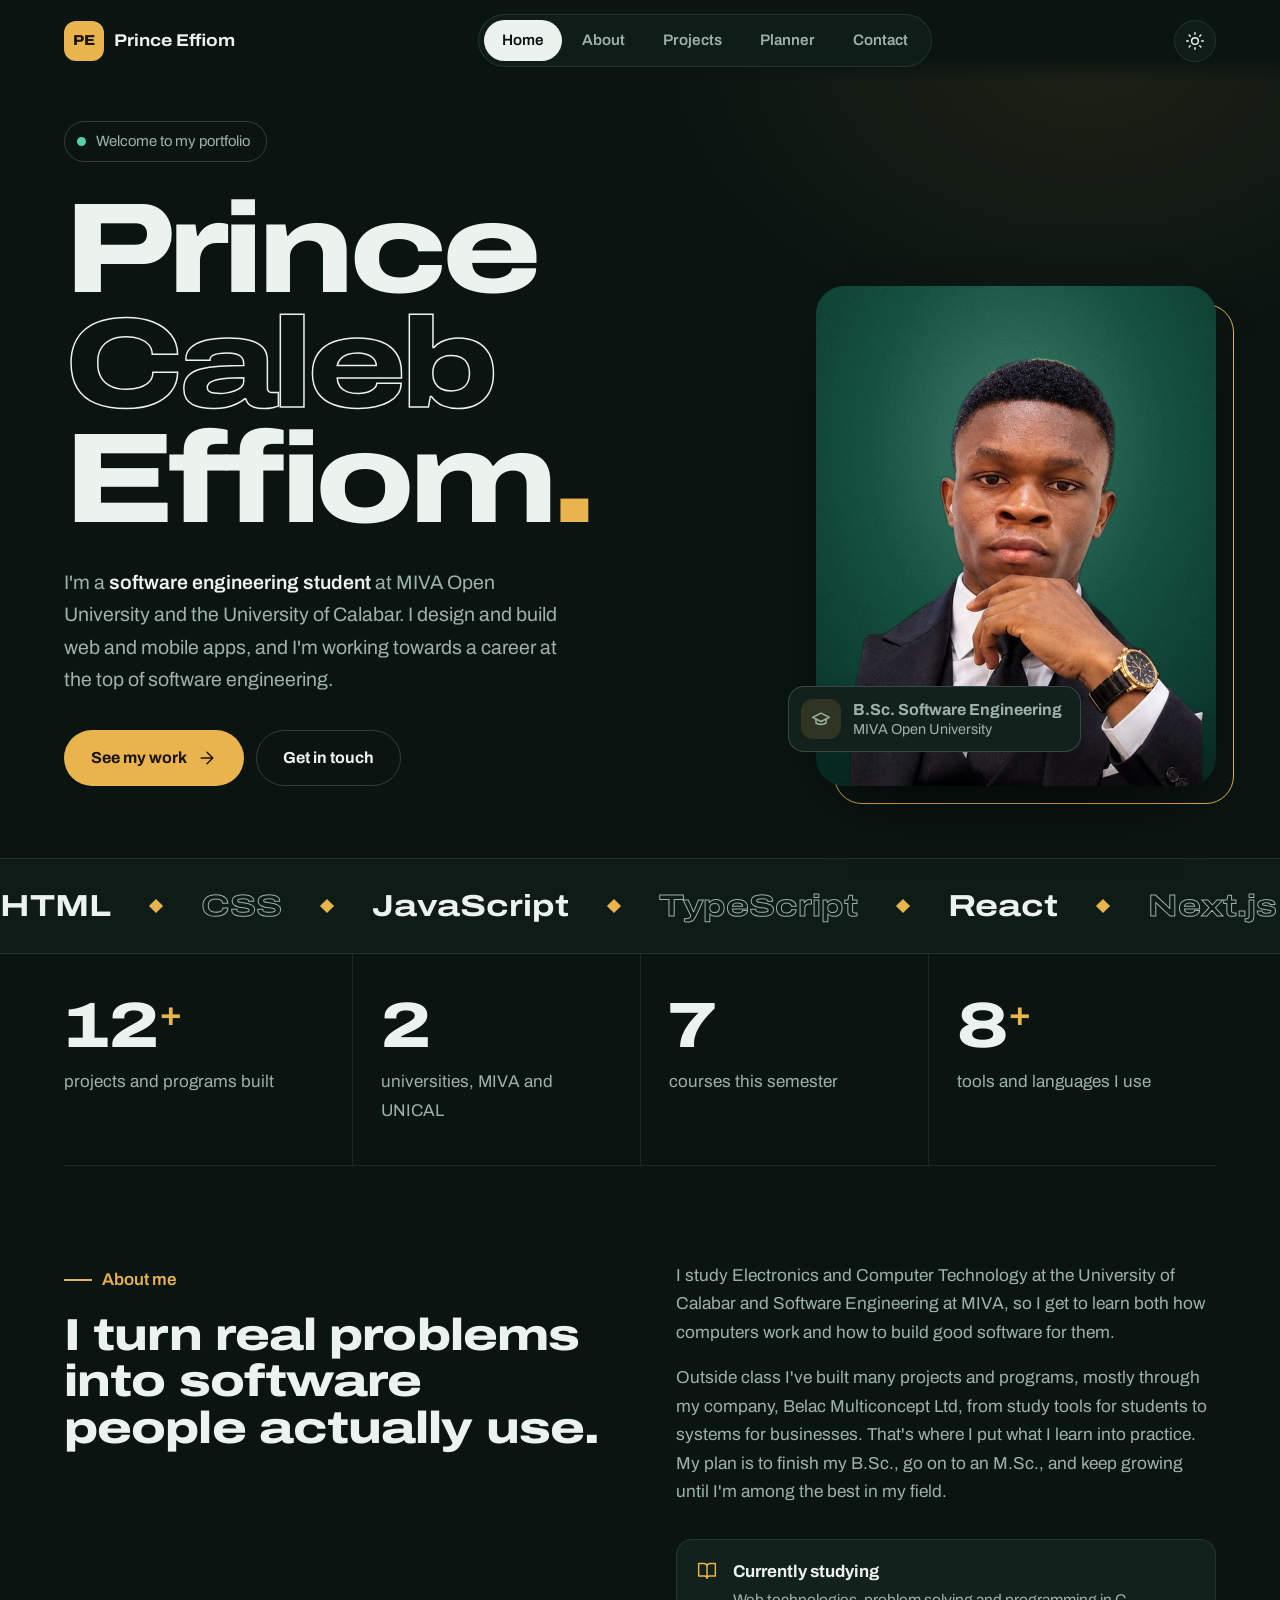
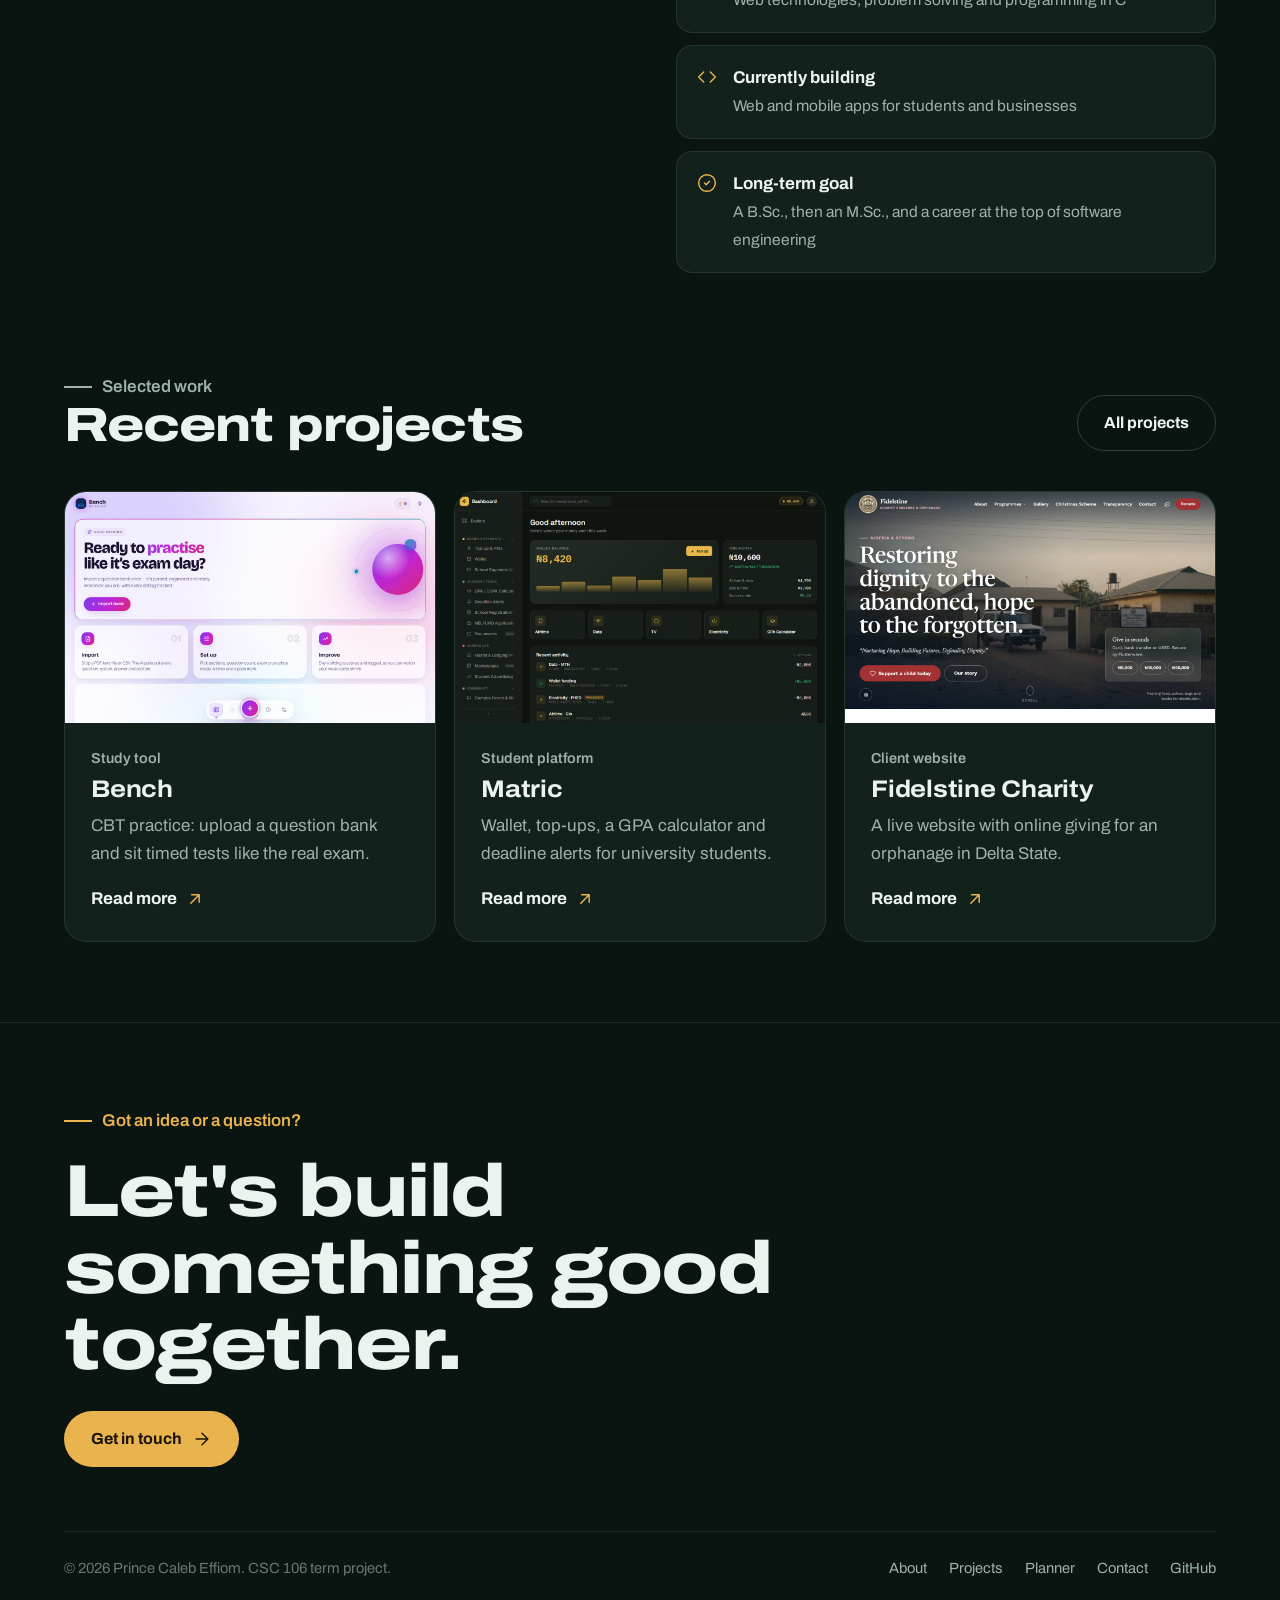
<file: index.html>
<!DOCTYPE html>
<html lang="en">
<head>
  <meta charset="UTF-8">
  <meta name="viewport" content="width=device-width, initial-scale=1">
  <title>Prince Caleb Effiom | Software Engineering Student</title>
  <meta name="description" content="Portfolio of Prince Caleb Effiom, a software engineering student at MIVA Open University and the University of Calabar.">
  <link rel="icon" href="images/favicon.svg" type="image/svg+xml">
  <link rel="preconnect" href="https://fonts.googleapis.com">
  <link rel="preconnect" href="https://fonts.gstatic.com" crossorigin>
  <link href="https://fonts.googleapis.com/css2?family=Archivo:wdth,wght@62..125,400..800&display=swap" rel="stylesheet">
  <link rel="stylesheet" href="css/style.css">
  <script src="js/main.js"></script>
</head>
<body>
  <a class="skip-link" href="#main">Skip to content</a>

  <header class="site-header">
    <nav class="nav" aria-label="Main">
      <a class="logo" href="index.html">
        <span class="logo-mark" aria-hidden="true">PE</span>
        <span class="logo-text">Prince Effiom</span>
      </a>
      <ul class="nav-links" id="nav-links">
        <li><a href="index.html" aria-current="page">Home</a></li>
        <li><a href="about.html">About</a></li>
        <li><a href="projects.html">Projects</a></li>
        <li><a href="planner.html">Planner</a></li>
        <li><a href="contact.html">Contact</a></li>
      </ul>
      <div class="nav-tools">
        <button class="icon-btn theme-toggle" type="button" aria-label="Switch between night and day mode">
          <svg class="icon icon-sun" viewBox="0 0 24 24" aria-hidden="true"><circle cx="12" cy="12" r="4"/><path d="M12 2v2M12 20v2M4.93 4.93l1.41 1.41M17.66 17.66l1.41 1.41M2 12h2M20 12h2M6.34 17.66l-1.41 1.41M19.07 4.93l-1.41 1.41"/></svg>
          <svg class="icon icon-moon" viewBox="0 0 24 24" aria-hidden="true"><path d="M12 3a6 6 0 0 0 9 9 9 9 0 1 1-9-9Z"/></svg>
        </button>
        <button class="icon-btn menu-toggle" type="button" aria-label="Menu" aria-expanded="false" aria-controls="nav-links">
          <svg class="icon icon-menu" viewBox="0 0 24 24" aria-hidden="true"><path d="M4 8h16M4 16h16"/></svg>
          <svg class="icon icon-close" viewBox="0 0 24 24" aria-hidden="true"><path d="M18 6 6 18M6 6l12 12"/></svg>
        </button>
      </div>
    </nav>
  </header>

  <main id="main">
    <!-- hero -->
    <section class="hero">
      <div class="container hero-grid">
        <div class="hero-text">
          <p class="hello"><span class="dot" aria-hidden="true"></span>Welcome to my portfolio</p>
          <h1 class="hero-name">
            <span>Prince</span>
            <span class="outline">Caleb</span>
            <span>Effiom<em>.</em></span>
          </h1>
          <p class="hero-intro">I'm a <strong>software engineering student</strong> at MIVA Open University and the University of Calabar. I design and build web and mobile apps, and I'm working towards a career at the top of software engineering.</p>
          <div class="hero-actions">
            <a class="btn btn-gold" href="projects.html">
              See my work
              <svg class="icon" viewBox="0 0 24 24" aria-hidden="true"><path d="M5 12h14M12 5l7 7-7 7"/></svg>
            </a>
            <a class="btn btn-line" href="contact.html">Get in touch</a>
          </div>
        </div>

        <figure class="portrait">
          <img src="images/profile.jpg" alt="Photo of Prince Caleb Effiom" width="800" height="1000">
          <figcaption>
            <span class="tag-icon" aria-hidden="true">
              <svg class="icon" viewBox="0 0 24 24"><path d="M22 10 12 5 2 10l10 5 10-5Z"/><path d="M6 12v5c3 2 9 2 12 0v-5"/></svg>
            </span>
            <span><b>B.Sc. Software Engineering</b>MIVA Open University</span>
          </figcaption>
        </figure>
      </div>
    </section>

    <!-- skills ticker (decoration, the real skills table is on the about page) -->
    <div class="ticker" aria-hidden="true">
      <div class="ticker-track">
        <span>HTML</span><span>CSS</span><span>JavaScript</span><span>TypeScript</span><span>React</span><span>Next.js</span><span>React Native</span><span>PostgreSQL</span><span>Git</span><span>C</span><span>UI Design</span>
        <span>HTML</span><span>CSS</span><span>JavaScript</span><span>TypeScript</span><span>React</span><span>Next.js</span><span>React Native</span><span>PostgreSQL</span><span>Git</span><span>C</span><span>UI Design</span>
      </div>
    </div>

    <!-- numbers -->
    <section class="container" aria-label="Quick facts">
      <div class="stats reveal">
        <div class="stat"><span class="stat-value"><span data-count="15">15</span><sup>+</sup></span><p>projects and programs built</p></div>
        <div class="stat"><span class="stat-value"><span data-count="2">2</span></span><p>universities, MIVA and UNICAL</p></div>
        <div class="stat"><span class="stat-value"><span data-count="8">8</span></span><p>courses this semester</p></div>
        <div class="stat"><span class="stat-value"><span data-count="10">10</span><sup>+</sup></span><p>tools and languages I use</p></div>
      </div>
    </section>

    <!-- short bio -->
    <section class="section">
      <div class="container bio">
        <div class="reveal">
          <p class="label">About me</p>
          <h2>I turn real problems into software people actually use.</h2>
        </div>
        <div class="bio-text reveal">
          <p>I study Electronics and Computer Technology at the University of Calabar and Software Engineering at MIVA, so I get to learn both how computers work and how to build good software for them.</p>
          <p>Outside class I've built many projects and programs, mostly through my company, Belac Multiconcept Ltd, from study tools for students to systems for businesses. That's where I put what I learn into practice. My plan is to finish my B.Sc., go on to an M.Sc., and keep growing until I'm among the best in my field.</p>
          <ul class="focus">
            <li>
              <svg class="icon" viewBox="0 0 24 24" aria-hidden="true"><path d="M2 3h6a4 4 0 0 1 4 4v14a3 3 0 0 0-3-3H2zM22 3h-6a4 4 0 0 0-4 4v14a3 3 0 0 1 3-3h7z"/></svg>
              <div><b>Currently studying</b><span>Web technologies, problem solving and programming in C</span></div>
            </li>
            <li>
              <svg class="icon" viewBox="0 0 24 24" aria-hidden="true"><path d="m16 18 6-6-6-6M8 6l-6 6 6 6"/></svg>
              <div><b>Currently building</b><span>Web and mobile apps for students and businesses</span></div>
            </li>
            <li>
              <svg class="icon" viewBox="0 0 24 24" aria-hidden="true"><circle cx="12" cy="12" r="10"/><path d="m9 12 2 2 4-4"/></svg>
              <div><b>Long-term goal</b><span>A B.Sc., then an M.Sc., and a career at the top of software engineering</span></div>
            </li>
          </ul>
        </div>
      </div>
    </section>

    <!-- featured work -->
    <section class="container">
      <div class="head-row reveal">
        <div>
          <p class="label">Selected work</p>
          <h2>Recent projects</h2>
        </div>
        <a class="btn btn-line" href="projects.html">All projects</a>
      </div>
      <div class="bento">
        <article class="tile span-2 reveal">
          <div class="tile-img"><img src="images/project-bench.jpg" alt="Bench home screen" width="1280" height="800" loading="lazy"></div>
          <div class="tile-body">
            <p class="tile-kind">Study tool</p>
            <h3>Bench</h3>
            <p>CBT practice: upload a question bank and sit timed tests like the real exam.</p>
            <a class="tile-link" href="projects.html">Read more <svg class="icon" viewBox="0 0 24 24" aria-hidden="true"><path d="M7 17 17 7M8 7h9v9"/></svg></a>
          </div>
        </article>
        <article class="tile span-2 reveal">
          <div class="tile-img"><img src="images/project-matric.jpg" alt="Matric student dashboard" width="1280" height="800" loading="lazy"></div>
          <div class="tile-body">
            <p class="tile-kind">Student platform</p>
            <h3>Matric</h3>
            <p>Wallet, top-ups, a GPA calculator and deadline alerts for university students.</p>
            <a class="tile-link" href="projects.html">Read more <svg class="icon" viewBox="0 0 24 24" aria-hidden="true"><path d="M7 17 17 7M8 7h9v9"/></svg></a>
          </div>
        </article>
        <article class="tile span-2 reveal">
          <div class="tile-img"><img src="images/project-fidelstine.jpg" alt="Fidelstine Charity website" width="1280" height="800" loading="lazy"></div>
          <div class="tile-body">
            <p class="tile-kind">Client website</p>
            <h3>Fidelstine Charity</h3>
            <p>A live website with online giving for an orphanage in Delta State.</p>
            <a class="tile-link" href="projects.html">Read more <svg class="icon" viewBox="0 0 24 24" aria-hidden="true"><path d="M7 17 17 7M8 7h9v9"/></svg></a>
          </div>
        </article>
      </div>
    </section>
  </main>

  <footer class="site-footer">
    <div class="container">
      <div class="footer-cta reveal">
        <p class="label">Got an idea or a question?</p>
        <h2>Let's build something good together.</h2>
        <a class="btn btn-gold" href="contact.html">
          Get in touch
          <svg class="icon" viewBox="0 0 24 24" aria-hidden="true"><path d="M5 12h14M12 5l7 7-7 7"/></svg>
        </a>
      </div>
      <div class="footer-row">
        <p>&copy; <span id="year">2026</span> Prince Caleb Effiom. CSC 106 term project.</p>
        <ul class="footer-links">
          <li><a href="about.html">About</a></li>
          <li><a href="projects.html">Projects</a></li>
          <li><a href="planner.html">Planner</a></li>
          <li><a href="contact.html">Contact</a></li>
          <li><a href="https://github.com/Beladroid" target="_blank" rel="noopener">GitHub</a></li>
        </ul>
      </div>
    </div>
  </footer>
</body>
</html>
</file>
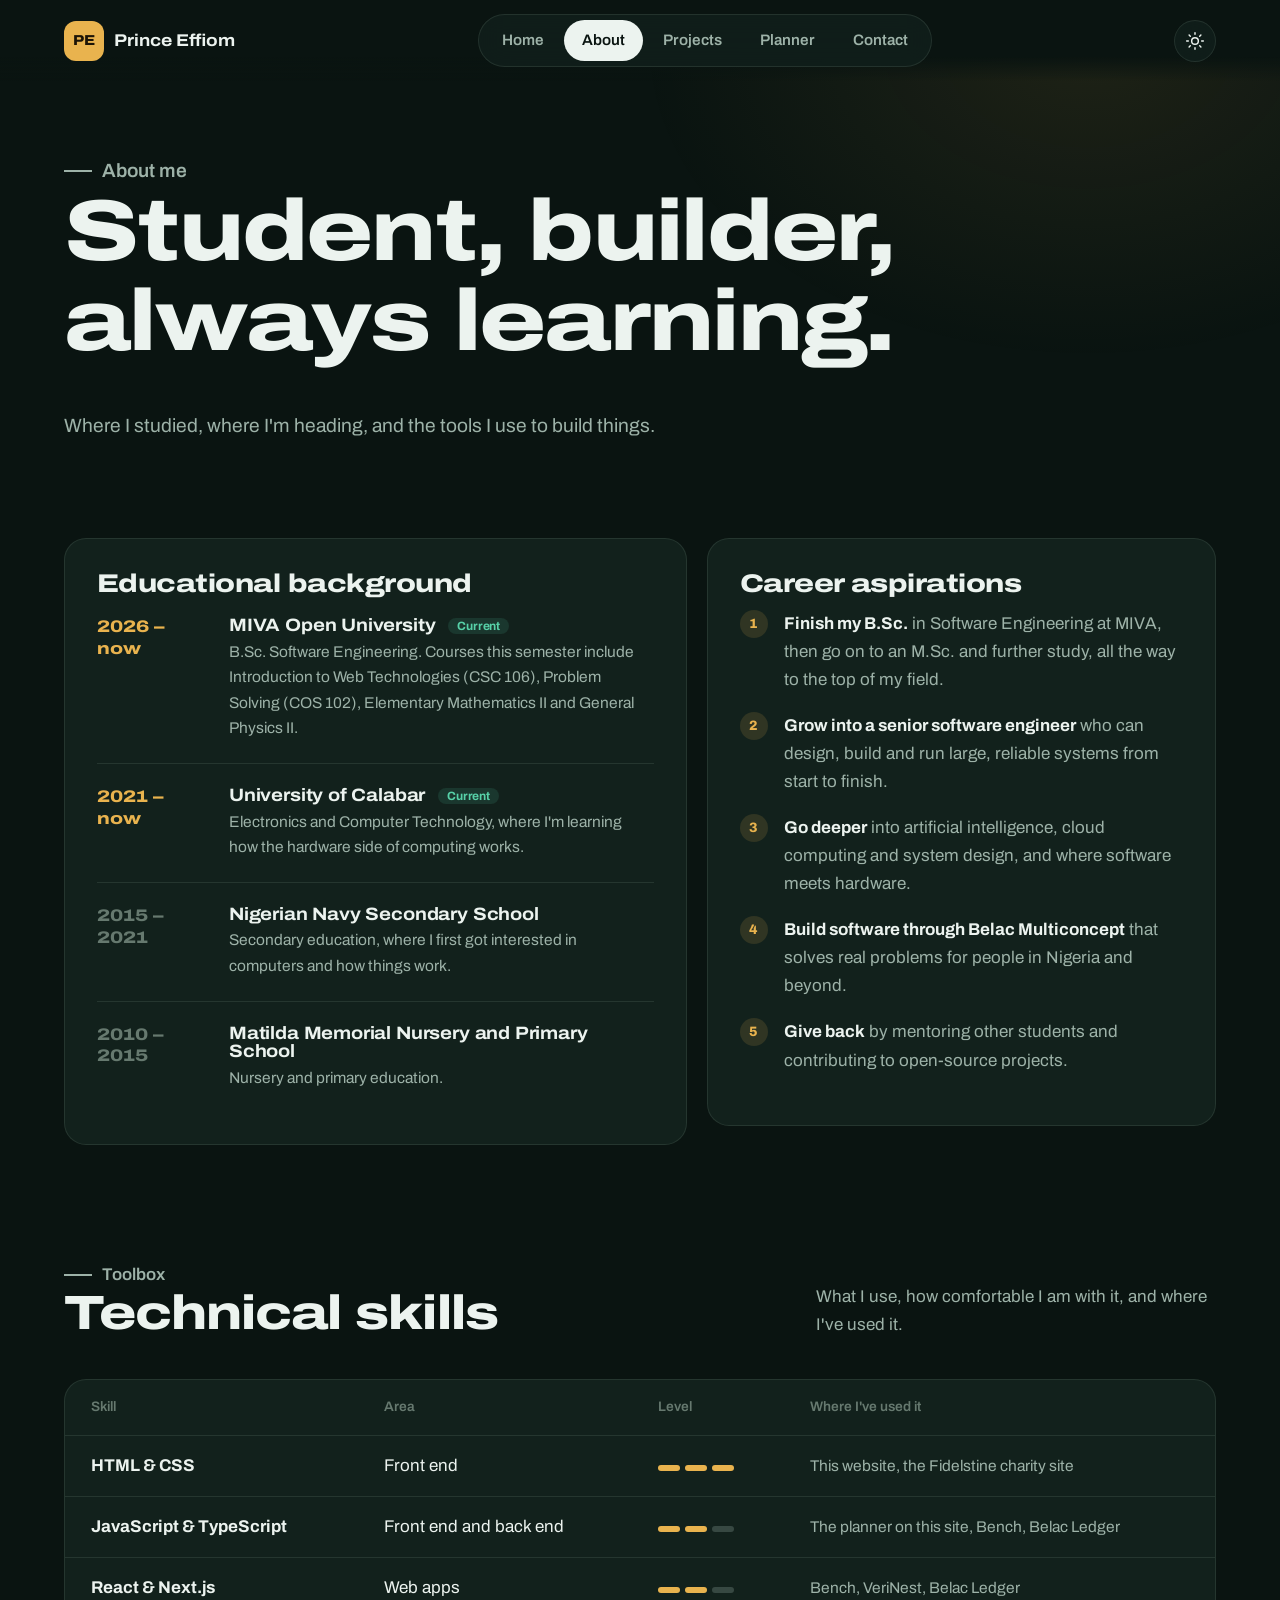
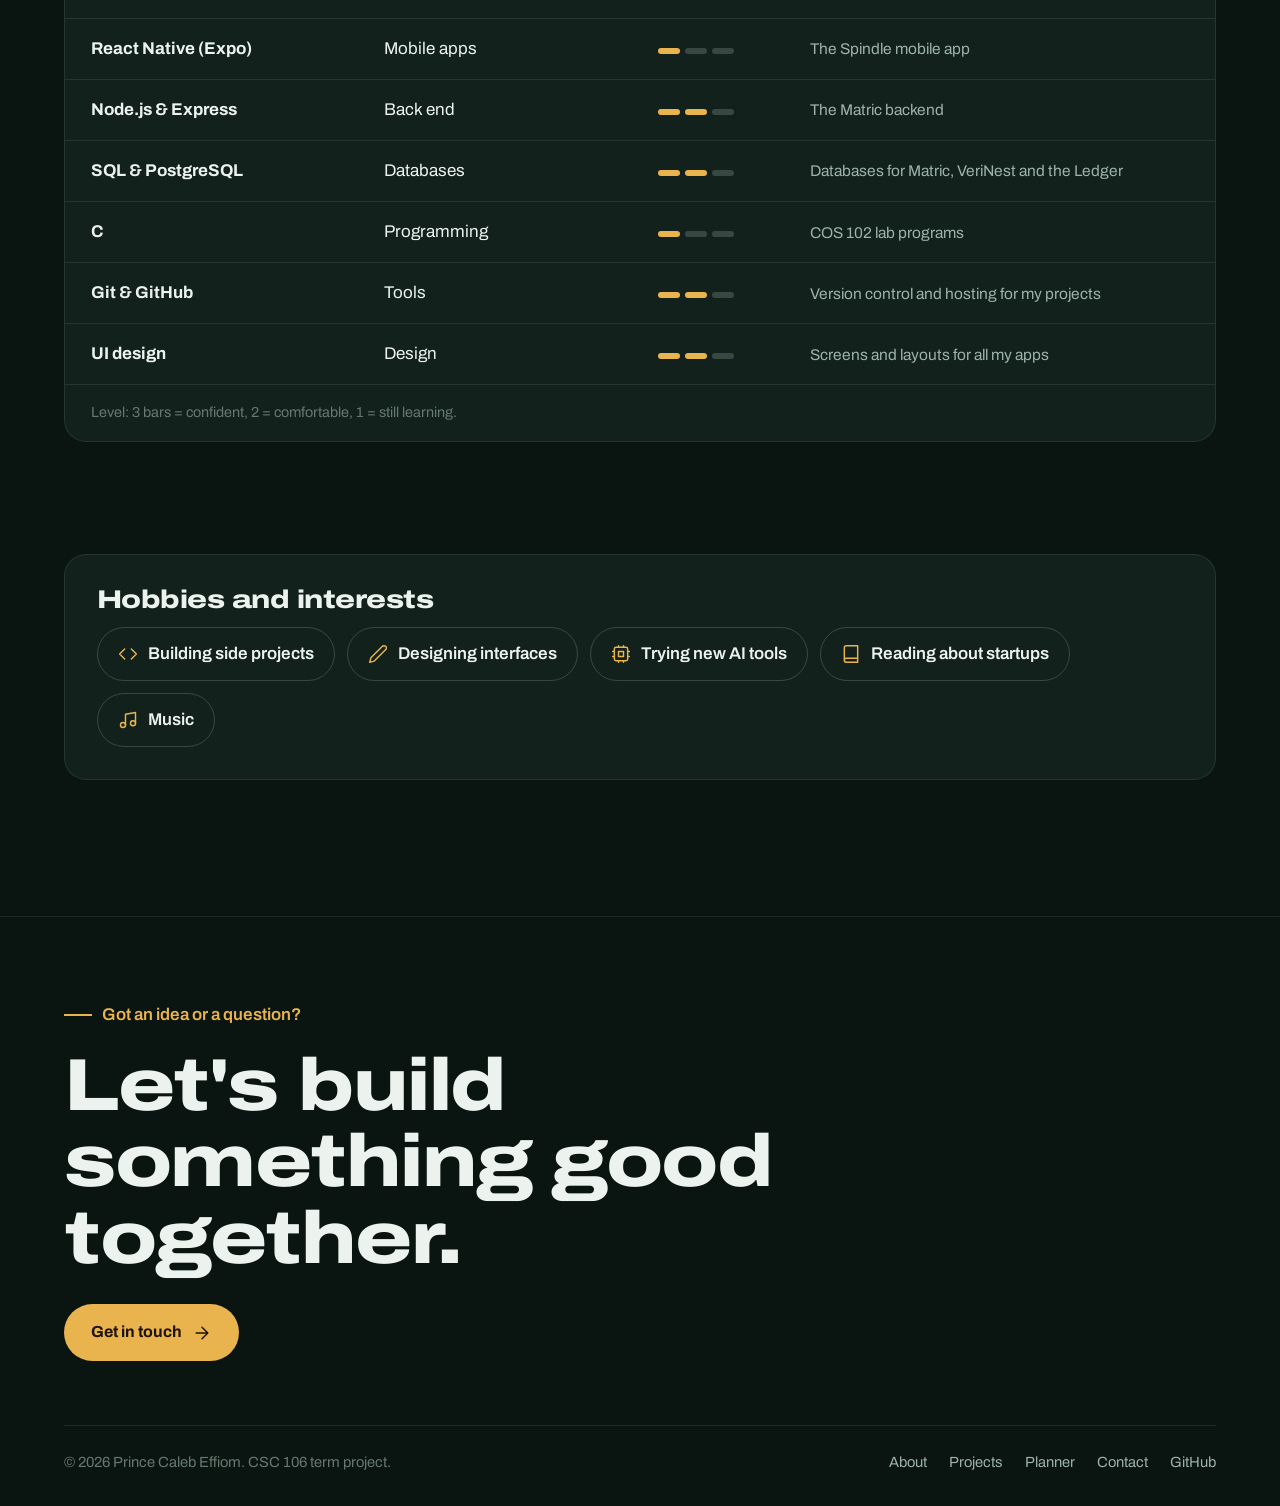
<file: about.html>
<!DOCTYPE html>
<html lang="en">
<head>
  <meta charset="UTF-8">
  <meta name="viewport" content="width=device-width, initial-scale=1">
  <title>About | Prince Caleb Effiom</title>
  <meta name="description" content="Education, career goals, technical skills and hobbies of Prince Caleb Effiom.">
  <link rel="icon" href="images/favicon.svg" type="image/svg+xml">
  <link rel="preconnect" href="https://fonts.googleapis.com">
  <link rel="preconnect" href="https://fonts.gstatic.com" crossorigin>
  <link href="https://fonts.googleapis.com/css2?family=Archivo:wdth,wght@62..125,400..800&display=swap" rel="stylesheet">
  <link rel="stylesheet" href="css/style.css">
  <script src="js/main.js"></script>
</head>
<body>
  <a class="skip-link" href="#main">Skip to content</a>

  <header class="site-header">
    <nav class="nav" aria-label="Main">
      <a class="logo" href="index.html">
        <span class="logo-mark" aria-hidden="true">PE</span>
        <span class="logo-text">Prince Effiom</span>
      </a>
      <ul class="nav-links" id="nav-links">
        <li><a href="index.html">Home</a></li>
        <li><a href="about.html" aria-current="page">About</a></li>
        <li><a href="projects.html">Projects</a></li>
        <li><a href="planner.html">Planner</a></li>
        <li><a href="contact.html">Contact</a></li>
      </ul>
      <div class="nav-tools">
        <button class="icon-btn theme-toggle" type="button" aria-label="Switch between night and day mode">
          <svg class="icon icon-sun" viewBox="0 0 24 24" aria-hidden="true"><circle cx="12" cy="12" r="4"/><path d="M12 2v2M12 20v2M4.93 4.93l1.41 1.41M17.66 17.66l1.41 1.41M2 12h2M20 12h2M6.34 17.66l-1.41 1.41M19.07 4.93l-1.41 1.41"/></svg>
          <svg class="icon icon-moon" viewBox="0 0 24 24" aria-hidden="true"><path d="M12 3a6 6 0 0 0 9 9 9 9 0 1 1-9-9Z"/></svg>
        </button>
        <button class="icon-btn menu-toggle" type="button" aria-label="Menu" aria-expanded="false" aria-controls="nav-links">
          <svg class="icon icon-menu" viewBox="0 0 24 24" aria-hidden="true"><path d="M4 8h16M4 16h16"/></svg>
          <svg class="icon icon-close" viewBox="0 0 24 24" aria-hidden="true"><path d="M18 6 6 18M6 6l12 12"/></svg>
        </button>
      </div>
    </nav>
  </header>

  <main id="main" class="container">
    <header class="page-head">
      <p class="label">About me</p>
      <h1>Student, builder, always learning.</h1>
      <p>Where I studied, where I'm heading, and the tools I use to build things.</p>
    </header>

    <section class="section-sm about-grid" aria-label="Education and career aspirations">
      <article class="card reveal">
        <h2>Educational background</h2>
        <ol class="timeline">
          <li class="now">
            <span class="years">2026 &ndash; now</span>
            <div>
              <h3>MIVA Open University <span class="badge">Current</span></h3>
              <p>B.Sc. Software Engineering. Courses this semester include Introduction to Web Technologies (CSC 106), Problem Solving (COS 102), Elementary Mathematics II and General Physics II.</p>
            </div>
          </li>
          <li class="now">
            <span class="years">2021 &ndash; now</span>
            <div>
              <h3>University of Calabar <span class="badge">Current</span></h3>
              <p>Electronics and Computer Technology, where I'm learning how the hardware side of computing works.</p>
            </div>
          </li>
          <li>
            <span class="years">2015 &ndash; 2021</span>
            <div>
              <h3>Nigerian Navy Secondary School</h3>
              <p>Secondary education, where I first got interested in computers and how things work.</p>
            </div>
          </li>
          <li>
            <span class="years">2010 &ndash; 2015</span>
            <div>
              <h3>Matilda Memorial Nursery and Primary School</h3>
              <p>Nursery and primary education.</p>
            </div>
          </li>
        </ol>
      </article>

      <article class="card reveal">
        <h2>Career aspirations</h2>
        <ol class="aims">
          <li><b>Finish my B.Sc.</b> in Software Engineering at MIVA, then go on to an M.Sc. and further study, all the way to the top of my field.</li>
          <li><b>Grow into a senior software engineer</b> who can design, build and run large, reliable systems from start to finish.</li>
          <li><b>Go deeper</b> into artificial intelligence, cloud computing and system design, and where software meets hardware.</li>
          <li><b>Build software through Belac Multiconcept</b> that solves real problems for people in Nigeria and beyond.</li>
          <li><b>Give back</b> by mentoring other students and contributing to open-source projects.</li>
        </ol>
      </article>
    </section>

    <section class="section-sm" aria-labelledby="skills-title">
      <div class="head-row reveal">
        <div>
          <p class="label">Toolbox</p>
          <h2 id="skills-title">Technical skills</h2>
        </div>
        <p>What I use, how comfortable I am with it, and where I've used it.</p>
      </div>
      <div class="table-wrap reveal">
        <table>
          <caption>Level: 3 bars = confident, 2 = comfortable, 1 = still learning.</caption>
          <thead>
            <tr>
              <th scope="col">Skill</th>
              <th scope="col">Area</th>
              <th scope="col">Level</th>
              <th scope="col">Where I've used it</th>
            </tr>
          </thead>
          <tbody>
            <tr>
              <th scope="row">HTML &amp; CSS</th>
              <td>Front end</td>
              <td><span class="level" aria-label="Confident"><i class="on"></i><i class="on"></i><i class="on"></i></span></td>
              <td class="used">This website, the Fidelstine charity site</td>
            </tr>
            <tr>
              <th scope="row">JavaScript &amp; TypeScript</th>
              <td>Front end and back end</td>
              <td><span class="level" aria-label="Comfortable"><i class="on"></i><i class="on"></i><i></i></span></td>
              <td class="used">The planner on this site, Bench, Belac Ledger</td>
            </tr>
            <tr>
              <th scope="row">React &amp; Next.js</th>
              <td>Web apps</td>
              <td><span class="level" aria-label="Comfortable"><i class="on"></i><i class="on"></i><i></i></span></td>
              <td class="used">Bench, VeriNest, Belac Ledger</td>
            </tr>
            <tr>
              <th scope="row">React Native (Expo)</th>
              <td>Mobile apps</td>
              <td><span class="level" aria-label="Still learning"><i class="on"></i><i></i><i></i></span></td>
              <td class="used">The Spindle mobile app</td>
            </tr>
            <tr>
              <th scope="row">Node.js &amp; Express</th>
              <td>Back end</td>
              <td><span class="level" aria-label="Comfortable"><i class="on"></i><i class="on"></i><i></i></span></td>
              <td class="used">The Matric backend</td>
            </tr>
            <tr>
              <th scope="row">SQL &amp; PostgreSQL</th>
              <td>Databases</td>
              <td><span class="level" aria-label="Comfortable"><i class="on"></i><i class="on"></i><i></i></span></td>
              <td class="used">Databases for Matric, VeriNest and the Ledger</td>
            </tr>
            <tr>
              <th scope="row">C</th>
              <td>Programming</td>
              <td><span class="level" aria-label="Still learning"><i class="on"></i><i></i><i></i></span></td>
              <td class="used">COS 102 lab programs</td>
            </tr>
            <tr>
              <th scope="row">Git &amp; GitHub</th>
              <td>Tools</td>
              <td><span class="level" aria-label="Comfortable"><i class="on"></i><i class="on"></i><i></i></span></td>
              <td class="used">Version control and hosting for my projects</td>
            </tr>
            <tr>
              <th scope="row">UI design</th>
              <td>Design</td>
              <td><span class="level" aria-label="Comfortable"><i class="on"></i><i class="on"></i><i></i></span></td>
              <td class="used">Screens and layouts for all my apps</td>
            </tr>
          </tbody>
        </table>
      </div>
    </section>

    <section class="section-sm" aria-labelledby="hobbies-title">
      <div class="card reveal">
        <h2 id="hobbies-title">Hobbies and interests</h2>
        <ul class="hobbies">
          <li>
            <svg class="icon" viewBox="0 0 24 24" aria-hidden="true"><path d="m16 18 6-6-6-6M8 6l-6 6 6 6"/></svg>
            Building side projects
          </li>
          <li>
            <svg class="icon" viewBox="0 0 24 24" aria-hidden="true"><path d="M17 3a2.85 2.83 0 1 1 4 4L7.5 20.5 2 22l1.5-5.5Z"/></svg>
            Designing interfaces
          </li>
          <li>
            <svg class="icon" viewBox="0 0 24 24" aria-hidden="true"><rect x="4" y="4" width="16" height="16" rx="2"/><rect x="9" y="9" width="6" height="6"/><path d="M15 2v2M15 20v2M2 15h2M2 9h2M20 15h2M20 9h2M9 2v2M9 20v2"/></svg>
            Trying new AI tools
          </li>
          <li>
            <svg class="icon" viewBox="0 0 24 24" aria-hidden="true"><path d="M4 19.5v-15A2.5 2.5 0 0 1 6.5 2H20v20H6.5a2.5 2.5 0 0 1 0-5H20"/></svg>
            Reading about startups
          </li>
          <li>
            <svg class="icon" viewBox="0 0 24 24" aria-hidden="true"><path d="M9 18V5l12-2v13"/><circle cx="6" cy="18" r="3"/><circle cx="18" cy="16" r="3"/></svg>
            Music
          </li>
        </ul>
      </div>
    </section>
  </main>

  <footer class="site-footer">
    <div class="container">
      <div class="footer-cta reveal">
        <p class="label">Got an idea or a question?</p>
        <h2>Let's build something good together.</h2>
        <a class="btn btn-gold" href="contact.html">
          Get in touch
          <svg class="icon" viewBox="0 0 24 24" aria-hidden="true"><path d="M5 12h14M12 5l7 7-7 7"/></svg>
        </a>
      </div>
      <div class="footer-row">
        <p>&copy; <span id="year">2026</span> Prince Caleb Effiom. CSC 106 term project.</p>
        <ul class="footer-links">
          <li><a href="about.html">About</a></li>
          <li><a href="projects.html">Projects</a></li>
          <li><a href="planner.html">Planner</a></li>
          <li><a href="contact.html">Contact</a></li>
          <li><a href="https://github.com/Beladroid" target="_blank" rel="noopener">GitHub</a></li>
        </ul>
      </div>
    </div>
  </footer>
</body>
</html>
</file>
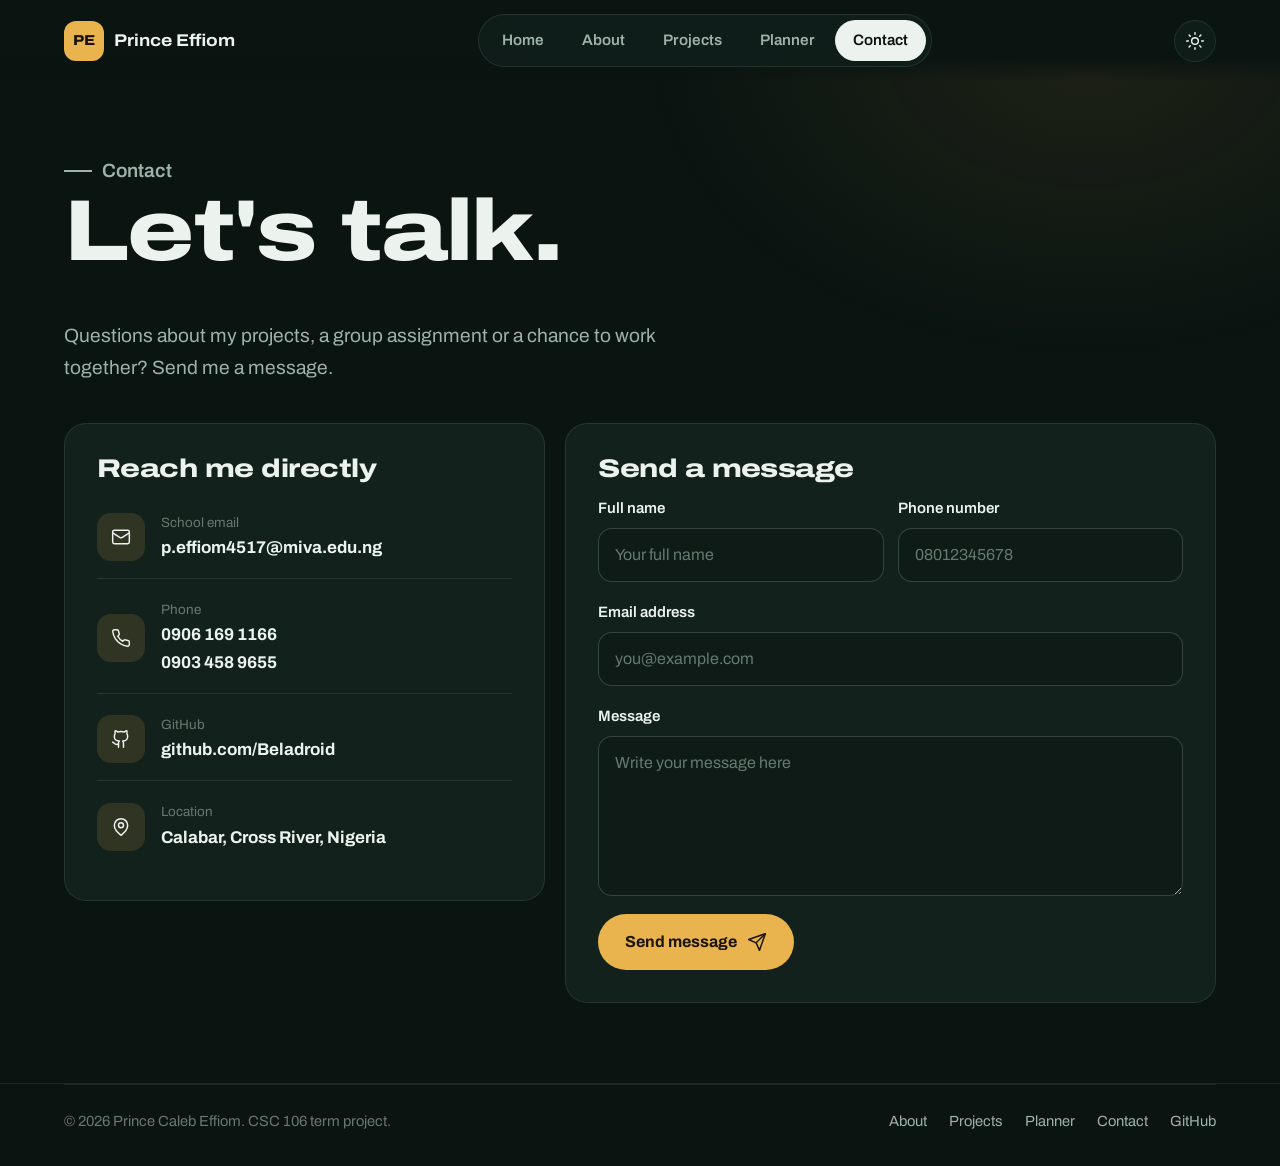
<file: contact.html>
<!DOCTYPE html>
<html lang="en">
<head>
  <meta charset="UTF-8">
  <meta name="viewport" content="width=device-width, initial-scale=1">
  <title>Contact | Prince Caleb Effiom</title>
  <meta name="description" content="Send a message to Prince Caleb Effiom.">
  <link rel="icon" href="images/favicon.svg" type="image/svg+xml">
  <link rel="preconnect" href="https://fonts.googleapis.com">
  <link rel="preconnect" href="https://fonts.gstatic.com" crossorigin>
  <link href="https://fonts.googleapis.com/css2?family=Archivo:wdth,wght@62..125,400..800&display=swap" rel="stylesheet">
  <link rel="stylesheet" href="css/style.css">
  <script src="js/main.js"></script>
  <script src="js/contact.js" defer></script>
</head>
<body>
  <a class="skip-link" href="#main">Skip to content</a>

  <header class="site-header">
    <nav class="nav" aria-label="Main">
      <a class="logo" href="index.html">
        <span class="logo-mark" aria-hidden="true">PE</span>
        <span class="logo-text">Prince Effiom</span>
      </a>
      <ul class="nav-links" id="nav-links">
        <li><a href="index.html">Home</a></li>
        <li><a href="about.html">About</a></li>
        <li><a href="projects.html">Projects</a></li>
        <li><a href="planner.html">Planner</a></li>
        <li><a href="contact.html" aria-current="page">Contact</a></li>
      </ul>
      <div class="nav-tools">
        <button class="icon-btn theme-toggle" type="button" aria-label="Switch between night and day mode">
          <svg class="icon icon-sun" viewBox="0 0 24 24" aria-hidden="true"><circle cx="12" cy="12" r="4"/><path d="M12 2v2M12 20v2M4.93 4.93l1.41 1.41M17.66 17.66l1.41 1.41M2 12h2M20 12h2M6.34 17.66l-1.41 1.41M19.07 4.93l-1.41 1.41"/></svg>
          <svg class="icon icon-moon" viewBox="0 0 24 24" aria-hidden="true"><path d="M12 3a6 6 0 0 0 9 9 9 9 0 1 1-9-9Z"/></svg>
        </button>
        <button class="icon-btn menu-toggle" type="button" aria-label="Menu" aria-expanded="false" aria-controls="nav-links">
          <svg class="icon icon-menu" viewBox="0 0 24 24" aria-hidden="true"><path d="M4 8h16M4 16h16"/></svg>
          <svg class="icon icon-close" viewBox="0 0 24 24" aria-hidden="true"><path d="M18 6 6 18M6 6l12 12"/></svg>
        </button>
      </div>
    </nav>
  </header>

  <main id="main" class="container">
    <header class="page-head">
      <p class="label">Contact</p>
      <h1>Let's talk.</h1>
      <p>Questions about my projects, a group assignment or a chance to work together? Send me a message.</p>
    </header>

    <div class="contact">
      <aside class="card reveal">
        <h2>Reach me directly</h2>
        <ul class="contact-list">
          <li>
            <span class="icon-box" aria-hidden="true"><svg class="icon" viewBox="0 0 24 24"><rect x="2" y="4" width="20" height="16" rx="2"/><path d="m22 7-8.97 5.7a1.94 1.94 0 0 1-2.06 0L2 7"/></svg></span>
            <div><small>School email</small><a href="mailto:p.effiom4517@miva.edu.ng">p.effiom4517@miva.edu.ng</a></div>
          </li>
          <li>
            <span class="icon-box" aria-hidden="true"><svg class="icon" viewBox="0 0 24 24"><path d="M22 16.92v3a2 2 0 0 1-2.18 2 19.79 19.79 0 0 1-8.63-3.07 19.5 19.5 0 0 1-6-6 19.79 19.79 0 0 1-3.07-8.67A2 2 0 0 1 4.11 2h3a2 2 0 0 1 2 1.72 12.84 12.84 0 0 0 .7 2.81 2 2 0 0 1-.45 2.11L8.09 9.91a16 16 0 0 0 6 6l1.27-1.27a2 2 0 0 1 2.11-.45 12.84 12.84 0 0 0 2.81.7A2 2 0 0 1 22 16.92z"/></svg></span>
            <div><small>Phone</small><a href="tel:09061691166">0906 169 1166</a><br><a href="tel:09034589655">0903 458 9655</a></div>
          </li>
          <li>
            <span class="icon-box" aria-hidden="true"><svg class="icon" viewBox="0 0 24 24"><path d="M15 22v-4a4.8 4.8 0 0 0-1-3.5c3 0 6-2 6-5.5.08-1.25-.27-2.48-1-3.5.28-1.15.28-2.35 0-3.5 0 0-1 0-3 1.5-2.64-.5-5.36-.5-8 0C6 2 5 2 5 2c-.3 1.15-.3 2.35 0 3.5A5.4 5.4 0 0 0 4 9c0 3.5 3 5.5 6 5.5-.39.49-.68 1.05-.85 1.65-.17.6-.22 1.23-.15 1.85v4"/><path d="M9 18c-4.51 2-5-2-7-2"/></svg></span>
            <div><small>GitHub</small><a href="https://github.com/Beladroid" target="_blank" rel="noopener">github.com/Beladroid</a></div>
          </li>
          <li>
            <span class="icon-box" aria-hidden="true"><svg class="icon" viewBox="0 0 24 24"><path d="M20 10c0 6-8 12-8 12s-8-6-8-12a8 8 0 0 1 16 0Z"/><circle cx="12" cy="10" r="3"/></svg></span>
            <div><small>Location</small><span>Calabar, Cross River, Nigeria</span></div>
          </li>
        </ul>
      </aside>

      <section class="card reveal" aria-labelledby="form-title">
        <h2 id="form-title">Send a message</h2>

        <div class="form-success" id="form-success" role="status">
          <svg class="icon" viewBox="0 0 24 24" aria-hidden="true"><circle cx="12" cy="12" r="10"/><path d="m9 12 2 2 4-4"/></svg>
          <p id="success-text"></p>
        </div>

        <form id="contact-form" novalidate>
          <div class="field-row">
            <div class="field">
              <label for="name">Full name</label>
              <input type="text" id="name" name="name" autocomplete="name" placeholder="Your full name">
              <span class="error-text" id="name-error"></span>
            </div>
            <div class="field">
              <label for="phone">Phone number</label>
              <input type="tel" id="phone" name="phone" autocomplete="tel" inputmode="numeric" placeholder="08012345678">
              <span class="error-text" id="phone-error"></span>
            </div>
          </div>
          <div class="field">
            <label for="email">Email address</label>
            <input type="email" id="email" name="email" autocomplete="email" placeholder="you@example.com">
            <span class="error-text" id="email-error"></span>
          </div>
          <div class="field">
            <label for="message">Message</label>
            <textarea id="message" name="message" placeholder="Write your message here"></textarea>
            <span class="error-text" id="message-error"></span>
          </div>
          <button class="btn btn-gold" type="submit">
            Send message
            <svg class="icon" viewBox="0 0 24 24" aria-hidden="true"><path d="m22 2-7 20-4-9-9-4Z"/><path d="M22 2 11 13"/></svg>
          </button>
        </form>
      </section>
    </div>
  </main>

  <footer class="site-footer">
    <div class="container">
      <div class="footer-row">
        <p>&copy; <span id="year">2026</span> Prince Caleb Effiom. CSC 106 term project.</p>
        <ul class="footer-links">
          <li><a href="about.html">About</a></li>
          <li><a href="projects.html">Projects</a></li>
          <li><a href="planner.html">Planner</a></li>
          <li><a href="contact.html">Contact</a></li>
          <li><a href="https://github.com/Beladroid" target="_blank" rel="noopener">GitHub</a></li>
        </ul>
      </div>
    </div>
  </footer>
</body>
</html>
</file>
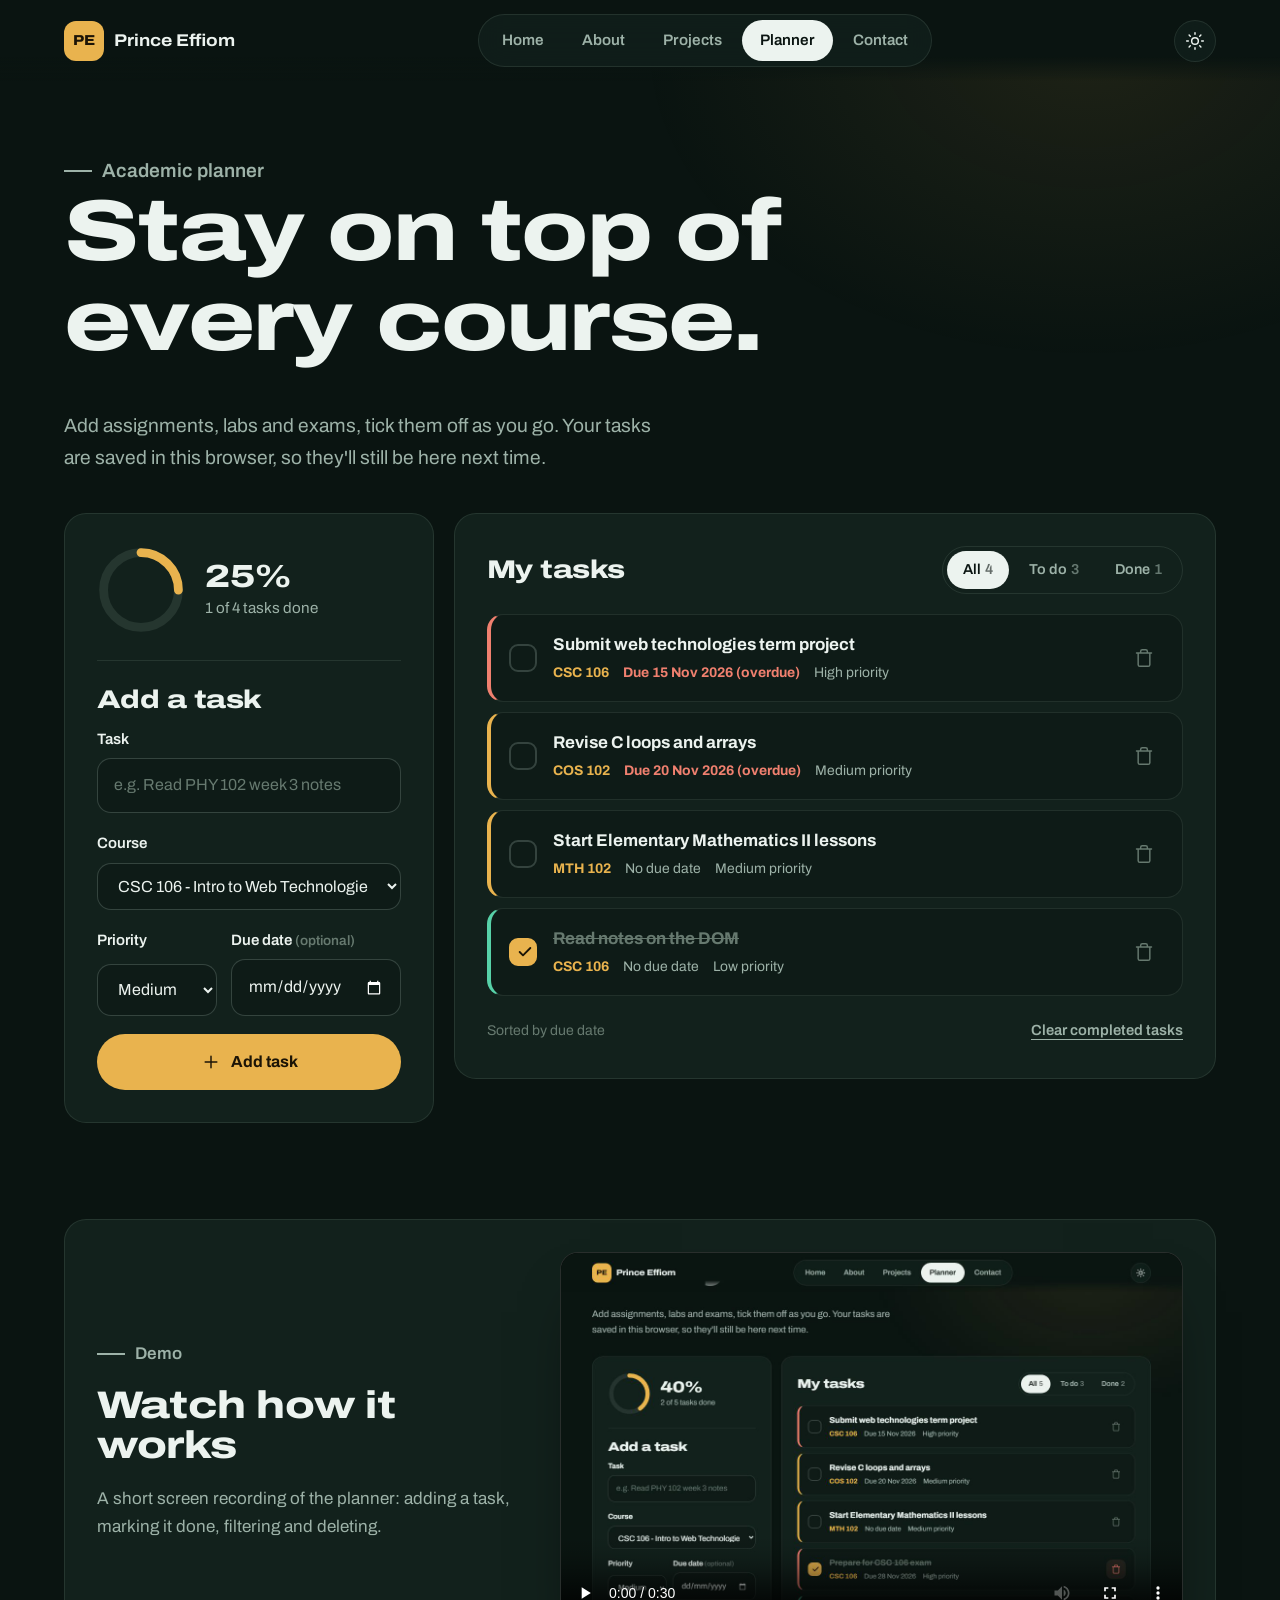
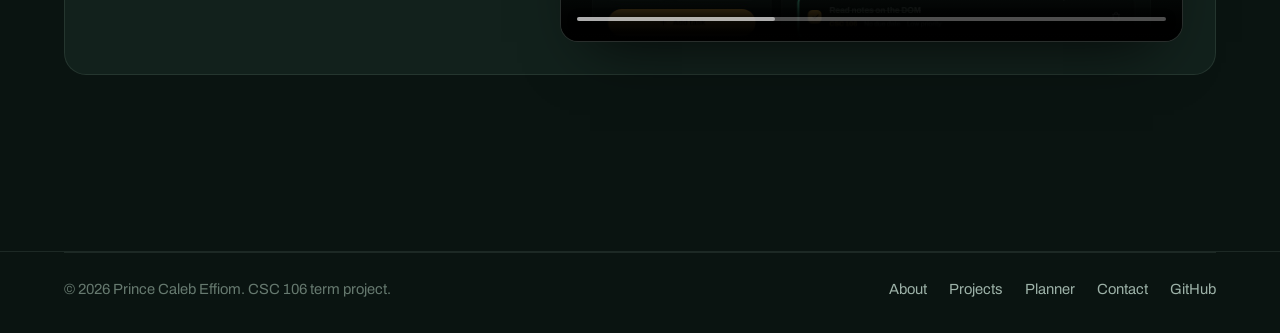
<file: planner.html>
<!DOCTYPE html>
<html lang="en">
<head>
  <meta charset="UTF-8">
  <meta name="viewport" content="width=device-width, initial-scale=1">
  <title>Academic Planner | Prince Caleb Effiom</title>
  <meta name="description" content="An academic planner to add, complete and delete coursework tasks.">
  <link rel="icon" href="images/favicon.svg" type="image/svg+xml">
  <link rel="preconnect" href="https://fonts.googleapis.com">
  <link rel="preconnect" href="https://fonts.gstatic.com" crossorigin>
  <link href="https://fonts.googleapis.com/css2?family=Archivo:wdth,wght@62..125,400..800&display=swap" rel="stylesheet">
  <link rel="stylesheet" href="css/style.css">
  <script src="js/main.js"></script>
  <script src="js/planner.js" defer></script>
</head>
<body>
  <a class="skip-link" href="#main">Skip to content</a>

  <header class="site-header">
    <nav class="nav" aria-label="Main">
      <a class="logo" href="index.html">
        <span class="logo-mark" aria-hidden="true">PE</span>
        <span class="logo-text">Prince Effiom</span>
      </a>
      <ul class="nav-links" id="nav-links">
        <li><a href="index.html">Home</a></li>
        <li><a href="about.html">About</a></li>
        <li><a href="projects.html">Projects</a></li>
        <li><a href="planner.html" aria-current="page">Planner</a></li>
        <li><a href="contact.html">Contact</a></li>
      </ul>
      <div class="nav-tools">
        <button class="icon-btn theme-toggle" type="button" aria-label="Switch between night and day mode">
          <svg class="icon icon-sun" viewBox="0 0 24 24" aria-hidden="true"><circle cx="12" cy="12" r="4"/><path d="M12 2v2M12 20v2M4.93 4.93l1.41 1.41M17.66 17.66l1.41 1.41M2 12h2M20 12h2M6.34 17.66l-1.41 1.41M19.07 4.93l-1.41 1.41"/></svg>
          <svg class="icon icon-moon" viewBox="0 0 24 24" aria-hidden="true"><path d="M12 3a6 6 0 0 0 9 9 9 9 0 1 1-9-9Z"/></svg>
        </button>
        <button class="icon-btn menu-toggle" type="button" aria-label="Menu" aria-expanded="false" aria-controls="nav-links">
          <svg class="icon icon-menu" viewBox="0 0 24 24" aria-hidden="true"><path d="M4 8h16M4 16h16"/></svg>
          <svg class="icon icon-close" viewBox="0 0 24 24" aria-hidden="true"><path d="M18 6 6 18M6 6l12 12"/></svg>
        </button>
      </div>
    </nav>
  </header>

  <main id="main" class="container">
    <header class="page-head">
      <p class="label">Academic planner</p>
      <h1>Stay on top of every course.</h1>
      <p>Add assignments, labs and exams, tick them off as you go. Your tasks are saved in this browser, so they'll still be here next time.</p>
    </header>

    <div class="planner">
      <aside class="card" aria-labelledby="add-title">
        <div class="progress" aria-live="polite">
          <svg viewBox="0 0 80 80" aria-hidden="true">
            <circle class="track" cx="40" cy="40" r="34"/>
            <circle class="value" id="progress-ring" cx="40" cy="40" r="34" stroke-dasharray="213.6" stroke-dashoffset="213.6"/>
          </svg>
          <div>
            <strong id="progress-percent">0%</strong>
            <span id="progress-text">No tasks yet</span>
          </div>
        </div>

        <h2 id="add-title">Add a task</h2>
        <form id="task-form" novalidate>
          <div class="field">
            <label for="task-title">Task</label>
            <input type="text" id="task-title" name="title" placeholder="e.g. Read PHY 102 week 3 notes" maxlength="120" autocomplete="off">
            <span class="error-text" id="task-title-error" aria-live="polite"></span>
          </div>
          <div class="field">
            <label for="task-course">Course</label>
            <select id="task-course" name="course">
              <optgroup label="School of Computing">
                <option value="CSC 106">CSC 106 - Intro to Web Technologies</option>
                <option value="COS 102">COS 102 - Problem Solving</option>
                <option value="COS 111">COS 111 - Technical Certification in Computing I</option>
                <option value="MTH 102">MTH 102 - Elementary Mathematics II</option>
                <option value="PHY 102">PHY 102 - General Physics II</option>
                <option value="PHY 108">PHY 108 - General Physics Practical II</option>
              </optgroup>
              <optgroup label="General Studies">
                <option value="GST 112">GST 112 - Nigerian Peoples and Culture</option>
                <option value="GST 122">GST 122 - Communication Skills in English II</option>
              </optgroup>
              <option value="Other">Other</option>
            </select>
          </div>
          <div class="field-row">
            <div class="field">
              <label for="task-priority">Priority</label>
              <select id="task-priority" name="priority">
                <option value="high">High</option>
                <option value="medium" selected>Medium</option>
                <option value="low">Low</option>
              </select>
            </div>
            <div class="field">
              <label for="task-due">Due date <span class="hint">(optional)</span></label>
              <input type="date" id="task-due" name="due">
            </div>
          </div>
          <button class="btn btn-gold btn-block" type="submit">
            <svg class="icon" viewBox="0 0 24 24" aria-hidden="true"><path d="M12 5v14M5 12h14"/></svg>
            Add task
          </button>
        </form>
      </aside>

      <section class="card" aria-labelledby="list-title">
        <div class="toolbar">
          <h2 id="list-title">My tasks</h2>
          <div class="filters" role="group" aria-label="Show tasks">
            <button type="button" data-filter="all" aria-pressed="true">All<b id="count-all">0</b></button>
            <button type="button" data-filter="active" aria-pressed="false">To do<b id="count-active">0</b></button>
            <button type="button" data-filter="done" aria-pressed="false">Done<b id="count-done">0</b></button>
          </div>
        </div>

        <ul class="task-list" id="task-list" aria-live="polite"></ul>

        <div class="empty-state" id="empty-state" hidden>
          <svg class="icon" viewBox="0 0 24 24" aria-hidden="true"><rect x="3" y="4" width="18" height="18" rx="2"/><path d="M16 2v4M8 2v4M3 10h18"/></svg>
          <strong id="empty-title">No tasks yet</strong>
          <span id="empty-text">Add your first task using the form.</span>
        </div>

        <div class="planner-footer">
          <span>Sorted by due date</span>
          <button class="link-btn" type="button" id="clear-done" disabled>Clear completed tasks</button>
        </div>
      </section>
    </div>

    <section class="section" aria-labelledby="demo-title">
      <div class="card media reveal">
        <div>
          <p class="label">Demo</p>
          <h2 id="demo-title">Watch how it works</h2>
          <p>A short screen recording of the planner: adding a task, marking it done, filtering and deleting.</p>
        </div>
        <video controls preload="metadata" poster="images/planner-poster.jpg" width="1280" height="800">
          <source src="media/planner-demo.webm" type="video/webm">
          Your browser can't play this video. <a href="media/planner-demo.webm">Download the demo</a> instead.
        </video>
      </div>
    </section>
  </main>

  <footer class="site-footer">
    <div class="container">
      <div class="footer-row">
        <p>&copy; <span id="year">2026</span> Prince Caleb Effiom. CSC 106 term project.</p>
        <ul class="footer-links">
          <li><a href="about.html">About</a></li>
          <li><a href="projects.html">Projects</a></li>
          <li><a href="planner.html">Planner</a></li>
          <li><a href="contact.html">Contact</a></li>
          <li><a href="https://github.com/Beladroid" target="_blank" rel="noopener">GitHub</a></li>
        </ul>
      </div>
    </div>
  </footer>
</body>
</html>
</file>
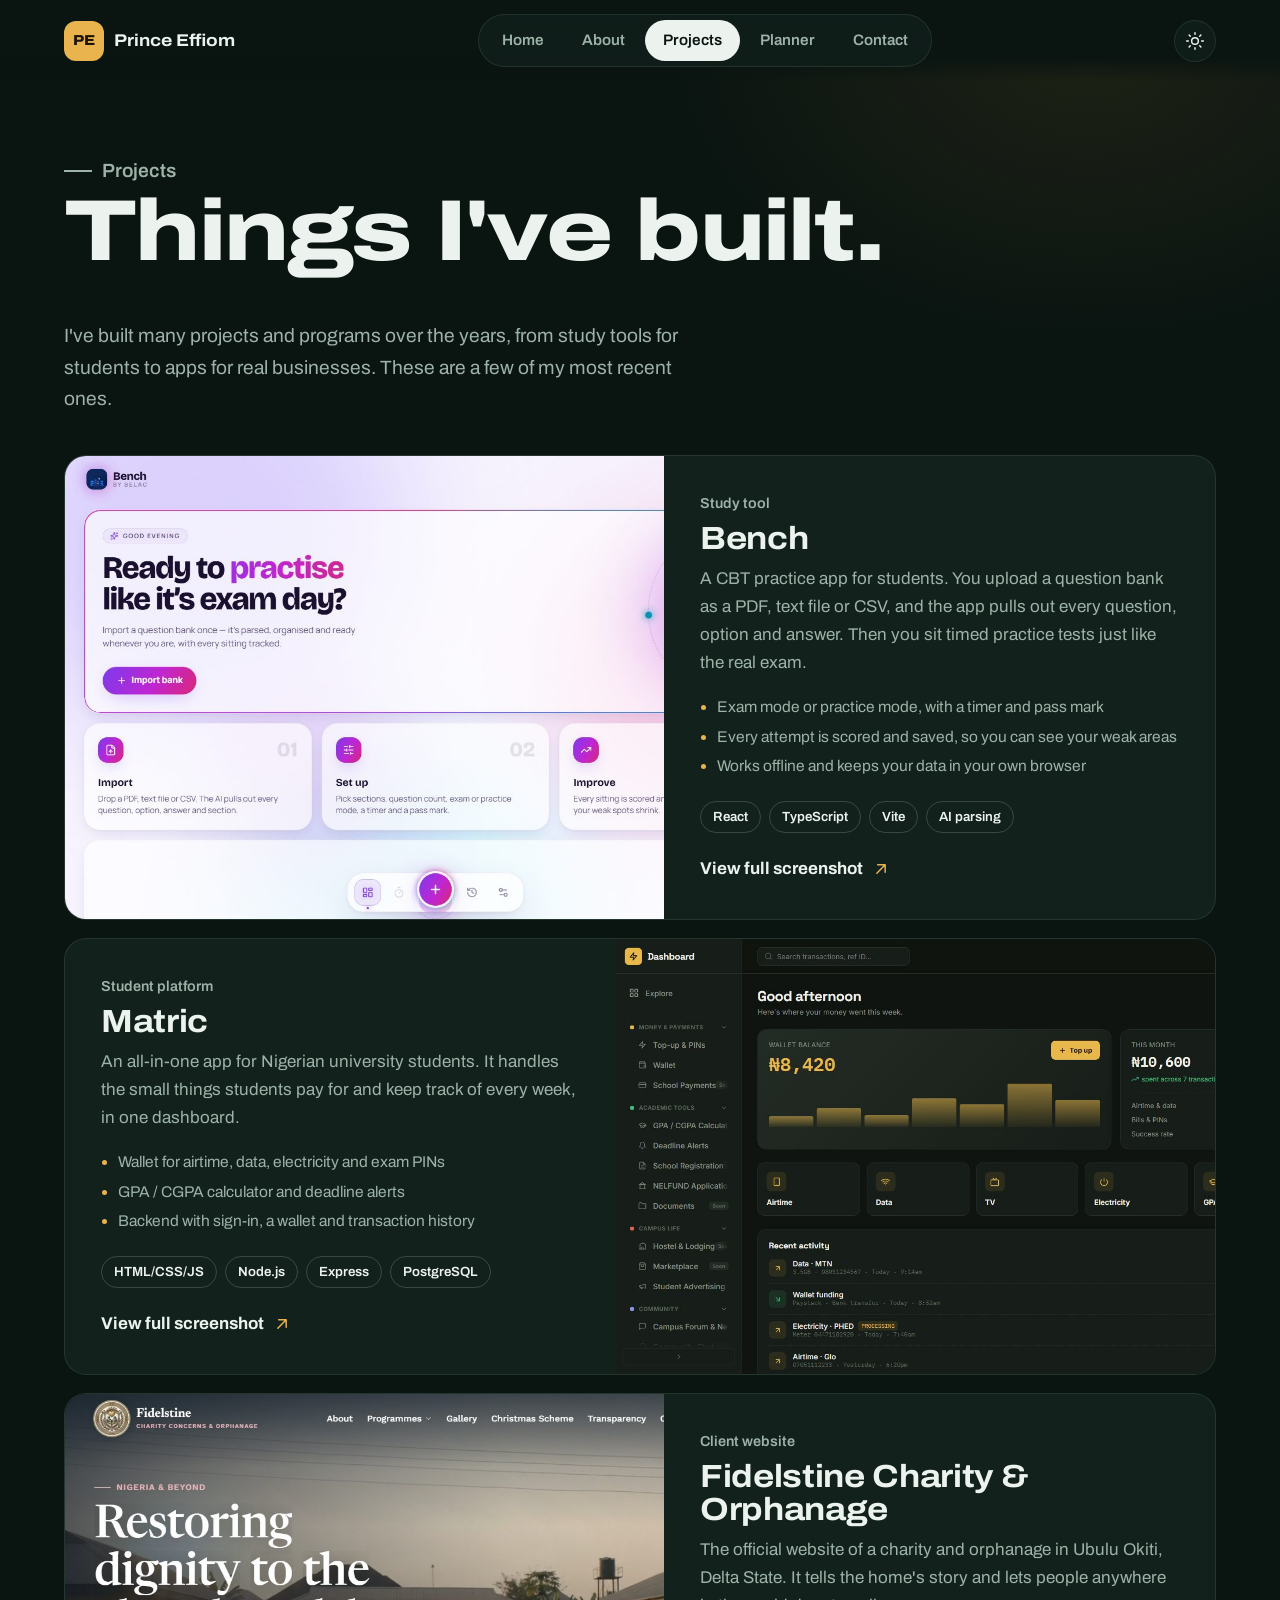
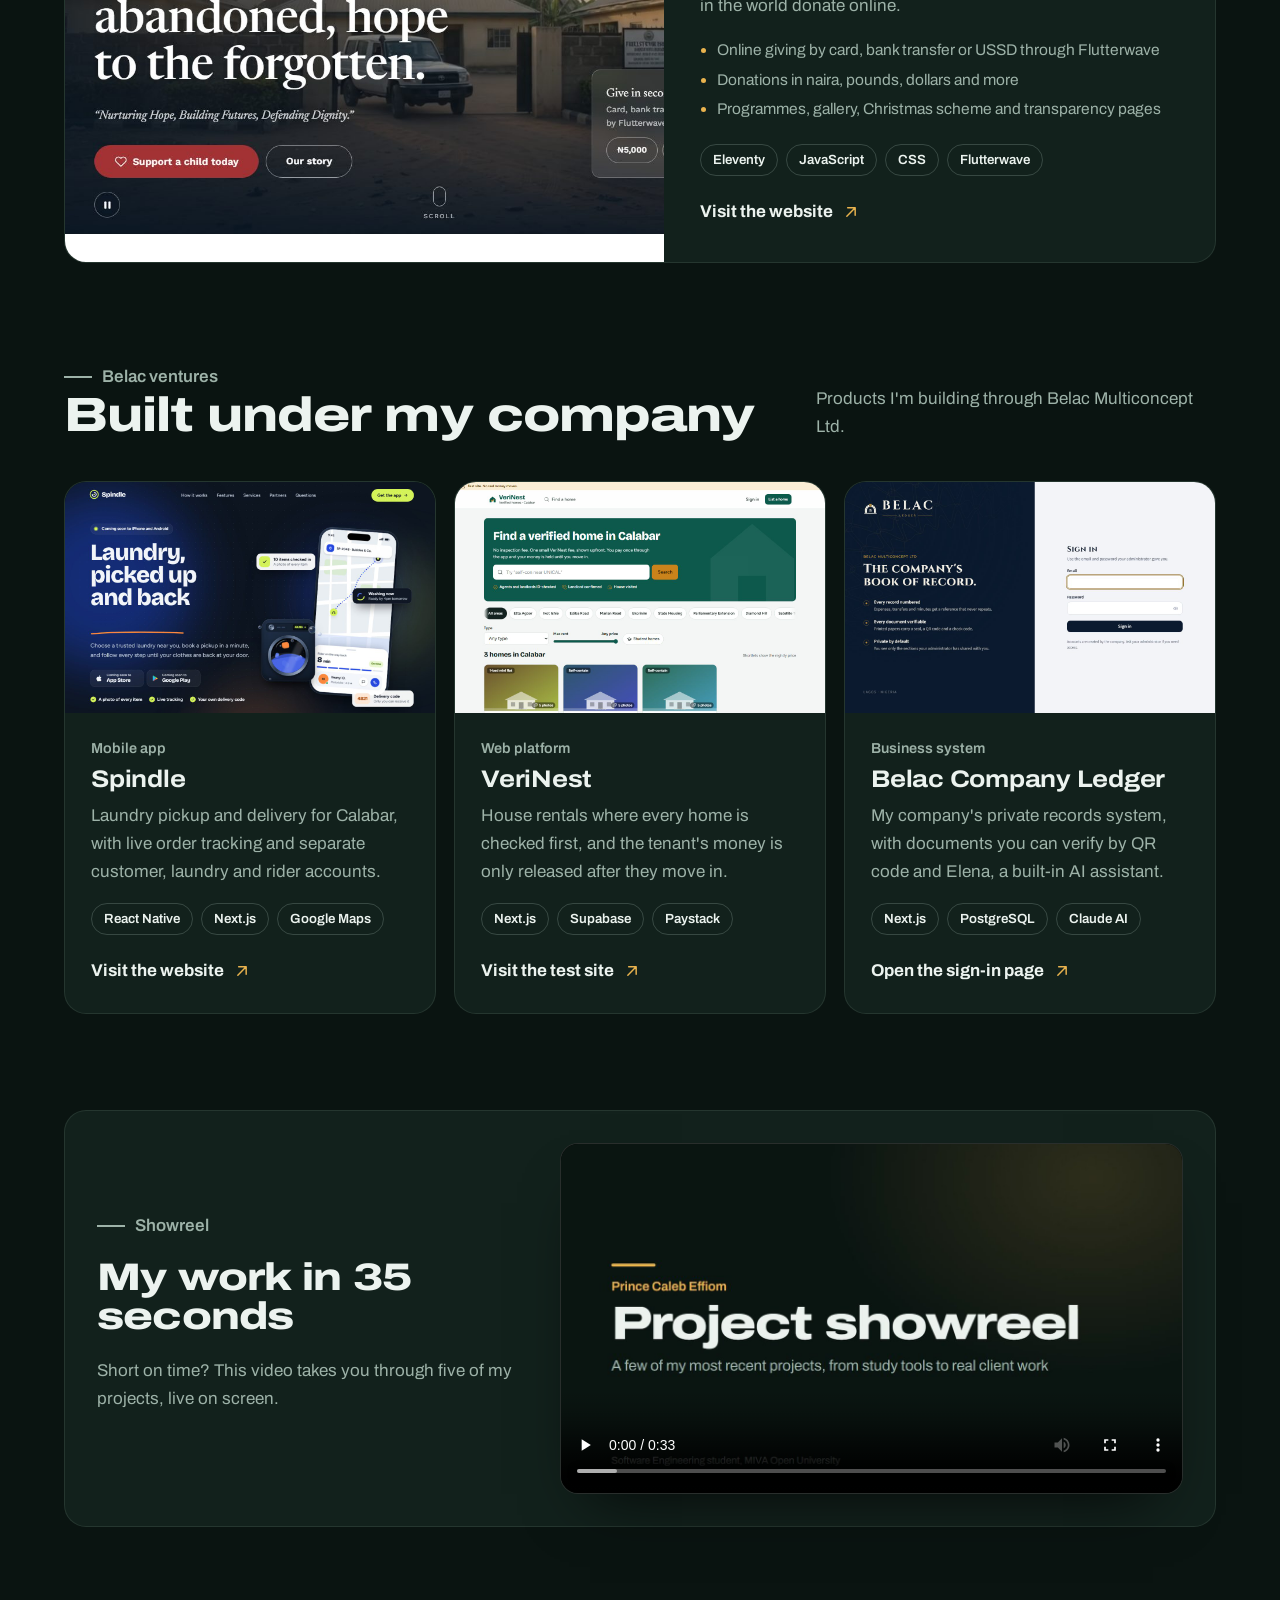
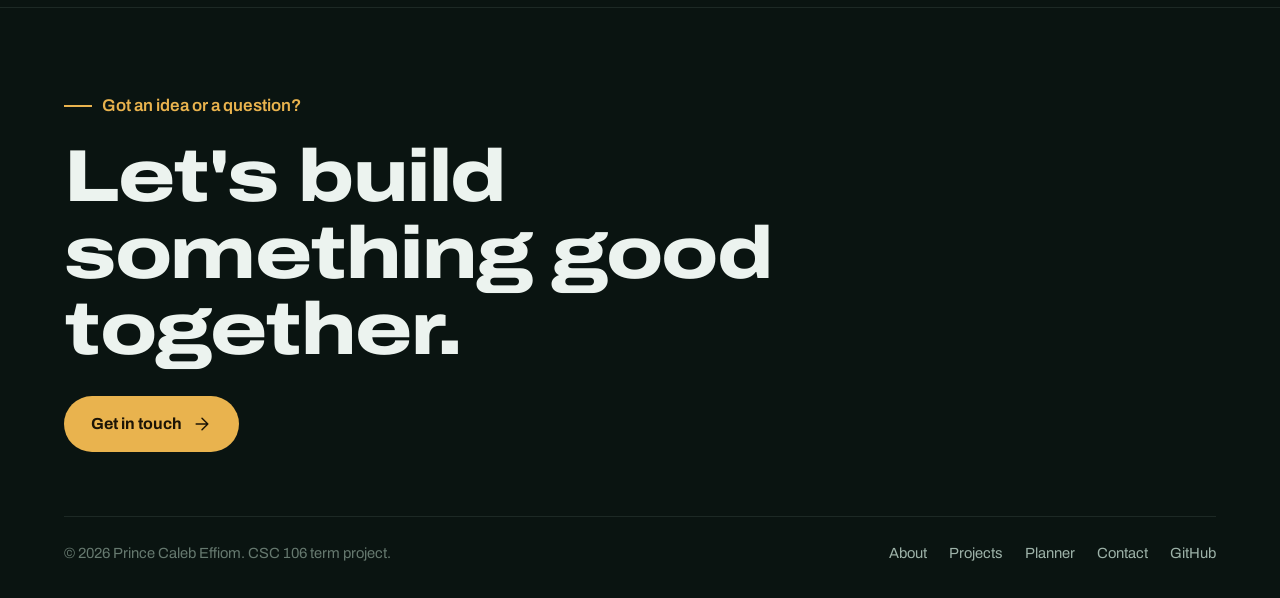
<file: projects.html>
<!DOCTYPE html>
<html lang="en">
<head>
  <meta charset="UTF-8">
  <meta name="viewport" content="width=device-width, initial-scale=1">
  <title>Projects | Prince Caleb Effiom</title>
  <meta name="description" content="Projects built by Prince Caleb Effiom: Bench, Matric, the Fidelstine charity website, Spindle, VeriNest and the Belac Company Ledger.">
  <link rel="icon" href="images/favicon.svg" type="image/svg+xml">
  <link rel="preconnect" href="https://fonts.googleapis.com">
  <link rel="preconnect" href="https://fonts.gstatic.com" crossorigin>
  <link href="https://fonts.googleapis.com/css2?family=Archivo:wdth,wght@62..125,400..800&display=swap" rel="stylesheet">
  <link rel="stylesheet" href="css/style.css">
  <script src="js/main.js"></script>
</head>
<body>
  <a class="skip-link" href="#main">Skip to content</a>

  <header class="site-header">
    <nav class="nav" aria-label="Main">
      <a class="logo" href="index.html">
        <span class="logo-mark" aria-hidden="true">PE</span>
        <span class="logo-text">Prince Effiom</span>
      </a>
      <ul class="nav-links" id="nav-links">
        <li><a href="index.html">Home</a></li>
        <li><a href="about.html">About</a></li>
        <li><a href="projects.html" aria-current="page">Projects</a></li>
        <li><a href="planner.html">Planner</a></li>
        <li><a href="contact.html">Contact</a></li>
      </ul>
      <div class="nav-tools">
        <button class="icon-btn theme-toggle" type="button" aria-label="Switch between night and day mode">
          <svg class="icon icon-sun" viewBox="0 0 24 24" aria-hidden="true"><circle cx="12" cy="12" r="4"/><path d="M12 2v2M12 20v2M4.93 4.93l1.41 1.41M17.66 17.66l1.41 1.41M2 12h2M20 12h2M6.34 17.66l-1.41 1.41M19.07 4.93l-1.41 1.41"/></svg>
          <svg class="icon icon-moon" viewBox="0 0 24 24" aria-hidden="true"><path d="M12 3a6 6 0 0 0 9 9 9 9 0 1 1-9-9Z"/></svg>
        </button>
        <button class="icon-btn menu-toggle" type="button" aria-label="Menu" aria-expanded="false" aria-controls="nav-links">
          <svg class="icon icon-menu" viewBox="0 0 24 24" aria-hidden="true"><path d="M4 8h16M4 16h16"/></svg>
          <svg class="icon icon-close" viewBox="0 0 24 24" aria-hidden="true"><path d="M18 6 6 18M6 6l12 12"/></svg>
        </button>
      </div>
    </nav>
  </header>

  <main id="main" class="container">
    <header class="page-head">
      <p class="label">Projects</p>
      <h1>Things I've built.</h1>
      <p>I've built many projects and programs over the years, from study tools for students to apps for real businesses. These are a few of my most recent ones.</p>
    </header>

    <section class="bento" aria-label="Featured projects">
      <!-- Bench -->
      <article class="tile tile-wide span-6 reveal">
        <div class="tile-img"><img src="images/project-bench.jpg" alt="Bench home screen with the Import, Set up and Improve steps" width="1280" height="800" loading="lazy"></div>
        <div class="tile-body">
          <p class="tile-kind">Study tool</p>
          <h3>Bench</h3>
          <p>A CBT practice app for students. You upload a question bank as a PDF, text file or CSV, and the app pulls out every question, option and answer. Then you sit timed practice tests just like the real exam.</p>
          <ul class="points">
            <li>Exam mode or practice mode, with a timer and pass mark</li>
            <li>Every attempt is scored and saved, so you can see your weak areas</li>
            <li>Works offline and keeps your data in your own browser</li>
          </ul>
          <ul class="tags" aria-label="Built with"><li>React</li><li>TypeScript</li><li>Vite</li><li>AI parsing</li></ul>
          <a class="tile-link" href="images/project-bench.jpg" target="_blank">View full screenshot <svg class="icon" viewBox="0 0 24 24" aria-hidden="true"><path d="M7 17 17 7M8 7h9v9"/></svg></a>
        </div>
      </article>

      <!-- Matric -->
      <article class="tile tile-wide flip span-6 reveal">
        <div class="tile-img"><img src="images/project-matric.jpg" alt="Matric dashboard showing wallet balance, top-ups and recent activity" width="1280" height="800" loading="lazy"></div>
        <div class="tile-body">
          <p class="tile-kind">Student platform</p>
          <h3>Matric</h3>
          <p>An all-in-one app for Nigerian university students. It handles the small things students pay for and keep track of every week, in one dashboard.</p>
          <ul class="points">
            <li>Wallet for airtime, data, electricity and exam PINs</li>
            <li>GPA / CGPA calculator and deadline alerts</li>
            <li>Backend with sign-in, a wallet and transaction history</li>
          </ul>
          <ul class="tags" aria-label="Built with"><li>HTML/CSS/JS</li><li>Node.js</li><li>Express</li><li>PostgreSQL</li></ul>
          <a class="tile-link" href="images/project-matric.jpg" target="_blank">View full screenshot <svg class="icon" viewBox="0 0 24 24" aria-hidden="true"><path d="M7 17 17 7M8 7h9v9"/></svg></a>
        </div>
      </article>

      <!-- Fidelstine -->
      <article class="tile tile-wide span-6 reveal">
        <div class="tile-img"><img src="images/project-fidelstine.jpg" alt="Fidelstine Charity home page with a donate button" width="1280" height="800" loading="lazy"></div>
        <div class="tile-body">
          <p class="tile-kind">Client website</p>
          <h3>Fidelstine Charity &amp; Orphanage</h3>
          <p>The official website of a charity and orphanage in Ubulu Okiti, Delta State. It tells the home's story and lets people anywhere in the world donate online.</p>
          <ul class="points">
            <li>Online giving by card, bank transfer or USSD through Flutterwave</li>
            <li>Donations in naira, pounds, dollars and more</li>
            <li>Programmes, gallery, Christmas scheme and transparency pages</li>
          </ul>
          <ul class="tags" aria-label="Built with"><li>Eleventy</li><li>JavaScript</li><li>CSS</li><li>Flutterwave</li></ul>
          <a class="tile-link" href="https://charity.fidelstine.org" target="_blank" rel="noopener">Visit the website <svg class="icon" viewBox="0 0 24 24" aria-hidden="true"><path d="M7 17 17 7M8 7h9v9"/></svg></a>
        </div>
      </article>
    </section>

    <section class="section" aria-labelledby="ventures-title">
      <div class="head-row reveal">
        <div>
          <p class="label">Belac ventures</p>
          <h2 id="ventures-title">Built under my company</h2>
        </div>
        <p>Products I'm building through Belac Multiconcept Ltd.</p>
      </div>
      <div class="bento">
        <article class="tile span-2 reveal">
          <div class="tile-img"><img src="images/project-spindle.jpg" alt="Spindle website" width="1280" height="800" loading="lazy"></div>
          <div class="tile-body">
            <p class="tile-kind">Mobile app</p>
            <h3>Spindle</h3>
            <p>Laundry pickup and delivery for Calabar, with live order tracking and separate customer, laundry and rider accounts.</p>
            <ul class="tags" aria-label="Built with"><li>React Native</li><li>Next.js</li><li>Google Maps</li></ul>
            <a class="tile-link" href="https://spindle-web-omega.vercel.app" target="_blank" rel="noopener">Visit the website <svg class="icon" viewBox="0 0 24 24" aria-hidden="true"><path d="M7 17 17 7M8 7h9v9"/></svg></a>
          </div>
        </article>
        <article class="tile span-2 reveal">
          <div class="tile-img"><img src="images/project-verinest.jpg" alt="VeriNest home page" width="1280" height="800" loading="lazy"></div>
          <div class="tile-body">
            <p class="tile-kind">Web platform</p>
            <h3>VeriNest</h3>
            <p>House rentals where every home is checked first, and the tenant's money is only released after they move in.</p>
            <ul class="tags" aria-label="Built with"><li>Next.js</li><li>Supabase</li><li>Paystack</li></ul>
            <a class="tile-link" href="https://verinest.belac.com.ng" target="_blank" rel="noopener">Visit the test site <svg class="icon" viewBox="0 0 24 24" aria-hidden="true"><path d="M7 17 17 7M8 7h9v9"/></svg></a>
          </div>
        </article>
        <article class="tile span-2 reveal">
          <div class="tile-img"><img src="images/project-ledger.jpg" alt="Belac Company Ledger sign-in page" width="1280" height="800" loading="lazy"></div>
          <div class="tile-body">
            <p class="tile-kind">Business system</p>
            <h3>Belac Company Ledger</h3>
            <p>My company's private records system, with documents you can verify by QR code and Elena, a built-in AI assistant.</p>
            <ul class="tags" aria-label="Built with"><li>Next.js</li><li>PostgreSQL</li><li>Claude AI</li></ul>
            <a class="tile-link" href="https://belac-ledger.vercel.app" target="_blank" rel="noopener">Open the sign-in page <svg class="icon" viewBox="0 0 24 24" aria-hidden="true"><path d="M7 17 17 7M8 7h9v9"/></svg></a>
          </div>
        </article>
      </div>
    </section>

    <section class="card media reveal" aria-labelledby="video-title">
      <div>
        <p class="label">Showreel</p>
        <h2 id="video-title">My work in 35 seconds</h2>
        <p>Short on time? This video takes you through five of my projects, live on screen.</p>
      </div>
      <video controls preload="metadata" poster="images/showreel-poster.jpg" width="1280" height="720">
        <source src="media/showreel.webm" type="video/webm">
        Your browser can't play this video. <a href="media/showreel.webm">Download the showreel</a> instead.
      </video>
    </section>
  </main>

  <footer class="site-footer">
    <div class="container">
      <div class="footer-cta reveal">
        <p class="label">Got an idea or a question?</p>
        <h2>Let's build something good together.</h2>
        <a class="btn btn-gold" href="contact.html">
          Get in touch
          <svg class="icon" viewBox="0 0 24 24" aria-hidden="true"><path d="M5 12h14M12 5l7 7-7 7"/></svg>
        </a>
      </div>
      <div class="footer-row">
        <p>&copy; <span id="year">2026</span> Prince Caleb Effiom. CSC 106 term project.</p>
        <ul class="footer-links">
          <li><a href="about.html">About</a></li>
          <li><a href="projects.html">Projects</a></li>
          <li><a href="planner.html">Planner</a></li>
          <li><a href="contact.html">Contact</a></li>
          <li><a href="https://github.com/Beladroid" target="_blank" rel="noopener">GitHub</a></li>
        </ul>
      </div>
    </div>
  </footer>
</body>
</html>
</file>
<file: css/style.css>
/* COS 106 portfolio - main stylesheet
   night theme is the default, day theme is the light version */

/* colours */
:root {
  --bg: #0a1411;
  --bg-2: #0e1b17;
  --card: #12211c;
  --card-2: #182b25;
  --line: rgba(205, 230, 218, 0.1);
  --line-2: rgba(205, 230, 218, 0.2);
  --ink: #ecf3ef;
  --muted: #9db2a8;
  --faint: #66796f;
  --gold: #e9b34e;
  --gold-soft: rgba(233, 179, 78, 0.14);
  --mint: #57d1a8;
  --mint-soft: rgba(87, 209, 168, 0.12);
  --red: #f0806f;
  --red-soft: rgba(240, 128, 111, 0.12);
  --on-gold: #1c1406;
  --shadow: 0 30px 60px -30px rgba(0, 0, 0, 0.8);
  --radius: 22px;
  color-scheme: dark;
}

:root[data-theme="light"] {
  --bg: #eef2ef;
  --bg-2: #e4eae6;
  --card: #ffffff;
  --card-2: #f5f8f6;
  --line: rgba(16, 40, 31, 0.1);
  --line-2: rgba(16, 40, 31, 0.2);
  --ink: #0e1d18;
  --muted: #4f6158;
  --faint: #86958e;
  --gold: #b07a12;
  --gold-soft: rgba(176, 122, 18, 0.12);
  --mint: #0e7a5c;
  --mint-soft: rgba(14, 122, 92, 0.1);
  --red: #c4402e;
  --red-soft: rgba(196, 64, 46, 0.1);
  --on-gold: #ffffff;
  --shadow: 0 24px 50px -30px rgba(14, 40, 30, 0.35);
  color-scheme: light;
}

/* base */
*,
*::before,
*::after { box-sizing: border-box; }

html { scroll-behavior: smooth; -webkit-text-size-adjust: 100%; }

body {
  margin: 0;
  min-height: 100vh;
  display: flex;
  flex-direction: column;
  background: var(--bg);
  color: var(--ink);
  font-family: "Archivo", system-ui, sans-serif;
  font-size: 1.0625rem;
  line-height: 1.65;
  overflow-x: hidden;
  transition: background-color 0.4s ease, color 0.4s ease;
}

/* faint glow in the top corner of every page */
body::before {
  content: "";
  position: fixed;
  top: -30vh;
  right: -20vw;
  width: 70vw;
  height: 70vh;
  background: radial-gradient(closest-side, rgba(233, 179, 78, 0.09), transparent);
  pointer-events: none;
  z-index: -1;
}
:root[data-theme="light"] body::before { background: radial-gradient(closest-side, rgba(176, 122, 18, 0.1), transparent); }

img, video { max-width: 100%; height: auto; display: block; }

h1, h2, h3 {
  font-family: "Archivo", sans-serif;
  font-stretch: 125%;
  font-weight: 800;
  line-height: 1.04;
  letter-spacing: -0.02em;
  margin: 0 0 0.5em;
}
h1 { font-size: clamp(2.6rem, 7vw, 5.4rem); }
h2 { font-size: clamp(1.8rem, 4vw, 3rem); }
h3 { font-size: 1.25rem; font-stretch: 112%; font-weight: 700; letter-spacing: -0.01em; }
p { margin: 0 0 1em; }

a { color: var(--gold); text-underline-offset: 4px; }
a:hover { color: var(--ink); }

:focus-visible {
  outline: 2px solid var(--gold);
  outline-offset: 3px;
  border-radius: 8px;
}

.skip-link {
  position: absolute;
  left: 16px;
  top: -60px;
  padding: 10px 16px;
  background: var(--gold);
  color: var(--on-gold);
  border-radius: 10px;
  z-index: 100;
  transition: top 0.2s ease;
}
.skip-link:focus { top: 12px; color: var(--on-gold); }

.container {
  width: 100%;
  max-width: 1200px;
  margin: 0 auto;
  padding-left: 24px;
  padding-right: 24px;
}

main { flex: 1; }

.icon {
  width: 20px;
  height: 20px;
  fill: none;
  stroke: currentColor;
  stroke-width: 1.75;
  stroke-linecap: round;
  stroke-linejoin: round;
  flex-shrink: 0;
}

.muted { color: var(--muted); }

/* header & navigation (a floating pill) */
.site-header {
  position: sticky;
  top: 0;
  z-index: 50;
  padding: 14px 0;
  /* solid at the top, fading out, so text never runs under the logo when scrolling */
  background: linear-gradient(var(--bg) 70%, transparent);
}

.nav {
  display: flex;
  align-items: center;
  justify-content: space-between;
  gap: 16px;
  max-width: 1200px;
  margin: 0 auto;
  padding: 0 24px;
}

.logo {
  display: flex;
  align-items: center;
  gap: 10px;
  color: var(--ink);
  text-decoration: none;
  font-weight: 700;
  font-stretch: 112%;
}
.logo:hover { color: var(--ink); }
.logo-mark {
  width: 40px;
  height: 40px;
  border-radius: 12px;
  display: grid;
  place-items: center;
  background: var(--gold);
  color: var(--on-gold);
  font-size: 0.9rem;
  font-weight: 800;
}

.nav-links {
  display: flex;
  gap: 2px;
  list-style: none;
  margin: 0;
  padding: 5px;
  border-radius: 999px;
  border: 1px solid var(--line);
  background: color-mix(in srgb, var(--card) 75%, transparent);
  backdrop-filter: blur(14px);
  -webkit-backdrop-filter: blur(14px);
}
.nav-links a {
  display: block;
  padding: 8px 18px;
  border-radius: 999px;
  color: var(--muted);
  text-decoration: none;
  font-weight: 600;
  font-size: 0.95rem;
  transition: color 0.25s ease, background-color 0.25s ease;
}
.nav-links a:hover { color: var(--ink); }
.nav-links a[aria-current="page"] { background: var(--ink); color: var(--bg); }
.nav-num { display: none; }

.nav-tools { display: flex; gap: 8px; }

.icon-btn {
  width: 42px;
  height: 42px;
  display: grid;
  place-items: center;
  border-radius: 50%;
  border: 1px solid var(--line);
  background: color-mix(in srgb, var(--card) 75%, transparent);
  backdrop-filter: blur(14px);
  -webkit-backdrop-filter: blur(14px);
  color: var(--ink);
  cursor: pointer;
  transition: border-color 0.25s ease;
}
.icon-btn:hover { border-color: var(--gold); }

.theme-toggle .icon-moon { display: none; }
:root[data-theme="light"] .theme-toggle .icon-moon { display: block; }
:root[data-theme="light"] .theme-toggle .icon-sun { display: none; }

.menu-toggle { display: none; }
.menu-toggle .icon-close { display: none; }
.menu-toggle[aria-expanded="true"] .icon-close { display: block; }
.menu-toggle[aria-expanded="true"] .icon-menu { display: none; }

/* buttons */
.btn {
  display: inline-flex;
  align-items: center;
  justify-content: center;
  gap: 10px;
  padding: 14px 26px;
  border-radius: 999px;
  border: 1px solid transparent;
  font: inherit;
  font-weight: 700;
  font-size: 1rem;
  text-decoration: none;
  cursor: pointer;
  transition: background-color 0.25s ease, border-color 0.25s ease, color 0.25s ease;
}
.btn .icon { transition: transform 0.3s ease; }
.btn:hover .icon { transform: translateX(3px); }
.btn-gold { background: var(--gold); color: var(--on-gold); }
.btn-gold:hover { background: var(--ink); color: var(--bg); }
.btn-line { border-color: var(--line-2); color: var(--ink); }
.btn-line:hover { border-color: var(--ink); color: var(--ink); }
.btn-sm { padding: 9px 16px; font-size: 0.9rem; }
.btn-block { width: 100%; }

/* sections */
.section { padding: 96px 0; }
.section-sm { padding: 56px 0; }

.label {
  display: inline-flex;
  align-items: center;
  gap: 10px;
  color: var(--gold);
  font-weight: 600;
  margin-bottom: 18px;
}
.label::before {
  content: "";
  width: 28px;
  height: 2px;
  background: currentColor;
}

.page-head { padding: 72px 0 40px; }
.page-head h1 { max-width: 14ch; }
.page-head p { color: var(--muted); font-size: 1.2rem; max-width: 56ch; margin: 0; }

.card {
  background: var(--card);
  border: 1px solid var(--line);
  border-radius: var(--radius);
  padding: 32px;
}
.card h2 { font-size: 1.6rem; }

/* home: hero */
.hero { padding: 40px 0 72px; }

.hero-grid {
  display: grid;
  grid-template-columns: 1.25fr 0.75fr;
  align-items: end;
  gap: 48px;
}

.hello {
  display: inline-flex;
  align-items: center;
  gap: 10px;
  padding: 7px 16px 7px 12px;
  border-radius: 999px;
  border: 1px solid var(--line-2);
  color: var(--muted);
  font-size: 0.93rem;
  margin-bottom: 30px;
}
.dot {
  width: 9px;
  height: 9px;
  border-radius: 50%;
  background: var(--mint);
  animation: blink 2.4s ease-in-out infinite;
}
@keyframes blink { 50% { opacity: 0.35; } }

.hero-name {
  font-size: clamp(3.2rem, 10vw, 8.4rem);
  line-height: 0.9;
  letter-spacing: -0.045em;
  margin-bottom: 30px;
}
.hero-name span { display: block; }
.hero-name .outline {
  color: transparent;
  -webkit-text-stroke: 1.5px var(--ink);
}
.hero-name em { font-style: normal; color: var(--gold); }

.hero-intro { font-size: 1.22rem; color: var(--muted); max-width: 46ch; margin-bottom: 34px; }
.hero-intro strong { color: var(--ink); font-weight: 600; }
.hero-actions { display: flex; flex-wrap: wrap; gap: 12px; }

/* portrait with a gold offset frame */
.portrait {
  position: relative;
  margin: 0 0 0 auto;
  width: 100%;
  max-width: 400px;
}
.portrait::before {
  content: "";
  position: absolute;
  inset: 18px -18px -18px 18px;
  border: 1.5px solid var(--gold);
  border-radius: 28px;
  z-index: -1;
}
.portrait img {
  width: 100%;
  aspect-ratio: 4 / 5;
  object-fit: cover;
  border-radius: 28px;
  box-shadow: var(--shadow);
}
.portrait figcaption {
  position: absolute;
  left: -28px;
  bottom: 34px;
  display: flex;
  align-items: center;
  gap: 12px;
  padding: 12px 18px 12px 12px;
  border-radius: 16px;
  background: var(--card);
  border: 1px solid var(--line-2);
  box-shadow: var(--shadow);
  font-size: 0.9rem;
  line-height: 1.3;
}
.portrait figcaption b { display: block; font-size: 1rem; }
.portrait figcaption span { color: var(--muted); }
.tag-icon {
  width: 40px;
  height: 40px;
  border-radius: 12px;
  display: grid;
  place-items: center;
  background: var(--gold-soft);
  color: var(--gold);
}

/* skills ticker */
.ticker {
  overflow: hidden;
  border-top: 1px solid var(--line);
  border-bottom: 1px solid var(--line);
  padding: 22px 0;
  background: var(--bg-2);
}
.ticker-track {
  display: flex;
  width: max-content;
  animation: ticker 38s linear infinite;
}
.ticker:hover .ticker-track { animation-play-state: paused; }
.ticker span {
  display: flex;
  align-items: center;
  gap: 40px;
  padding-right: 40px;
  font-size: clamp(1.3rem, 2.4vw, 1.9rem);
  font-weight: 700;
  font-stretch: 125%;
  white-space: nowrap;
}
.ticker span::after {
  content: "";
  width: 10px;
  height: 10px;
  background: var(--gold);
  transform: rotate(45deg);
}
.ticker span:nth-child(even) { color: transparent; -webkit-text-stroke: 1px var(--muted); }
@keyframes ticker { to { transform: translateX(-50%); } }

/* stats with count-up numbers */
.stats {
  display: grid;
  grid-template-columns: repeat(4, 1fr);
  border-bottom: 1px solid var(--line);
}
.stat { padding: 40px 28px 40px 0; }
.stat + .stat { padding-left: 28px; border-left: 1px solid var(--line); }
.stat-value {
  display: block;
  font-size: clamp(2.6rem, 5vw, 4rem);
  font-weight: 800;
  font-stretch: 125%;
  line-height: 1;
  margin-bottom: 10px;
}
.stat-value sup { color: var(--gold); font-size: 0.5em; }
.stat p { margin: 0; color: var(--muted); }

/* bio */
.bio {
  display: grid;
  grid-template-columns: 1fr 1fr;
  gap: 72px;
  align-items: start;
}
.bio h2 { font-size: clamp(1.9rem, 3.6vw, 2.8rem); }
.bio h2 span { color: var(--gold); }
.bio-text p { color: var(--muted); font-size: 1.08rem; }

.focus { list-style: none; margin: 32px 0 0; padding: 0; display: grid; gap: 12px; }
.focus li {
  display: grid;
  grid-template-columns: auto 1fr;
  gap: 16px;
  align-items: start;
  padding: 18px 20px;
  border-radius: 16px;
  background: var(--card);
  border: 1px solid var(--line);
}
.focus .icon { color: var(--gold); margin-top: 3px; }
.focus b { display: block; }
.focus span { color: var(--muted); font-size: 0.97rem; }

/* section heading row */
.head-row {
  display: flex;
  justify-content: space-between;
  align-items: flex-end;
  gap: 24px;
  margin-bottom: 40px;
}
.head-row h2 { margin: 0; }
.head-row p { margin: 0; color: var(--muted); max-width: 40ch; }

/* bento grid of projects (home + projects page) */
.bento {
  display: grid;
  grid-template-columns: repeat(6, 1fr);
  gap: 18px;
}
.tile {
  position: relative;
  display: flex;
  flex-direction: column;
  border-radius: var(--radius);
  overflow: hidden;
  background: var(--card);
  border: 1px solid var(--line);
  transition: border-color 0.3s ease;
}
.tile:hover { border-color: var(--line-2); }
.tile-img { position: relative; overflow: hidden; background: var(--bg-2); }
.tile-img img {
  width: 100%;
  aspect-ratio: 16 / 10;
  object-fit: cover;
  object-position: top;
  transition: transform 0.9s ease;
}
.tile:hover .tile-img img { transform: scale(1.04); }
.tile-body { padding: 24px 26px 28px; display: flex; flex-direction: column; flex: 1; }
.tile-kind { color: var(--gold); font-weight: 600; font-size: 0.9rem; margin-bottom: 6px; }
.tile-body h3 { font-size: 1.5rem; margin-bottom: 10px; }
.tile-body p { color: var(--muted); }
.tile-body ul.points { margin: 0 0 18px; padding-left: 1.1em; color: var(--muted); font-size: 0.97rem; }
.tile-body ul.points li { margin-bottom: 4px; }
.tile-body ul.points li::marker { color: var(--gold); }
.tags { display: flex; flex-wrap: wrap; gap: 8px; list-style: none; margin: 0 0 22px; padding: 0; }
.tags li {
  padding: 4px 12px;
  border-radius: 999px;
  border: 1px solid var(--line-2);
  font-size: 0.83rem;
  font-weight: 600;
}
.tile-link {
  margin-top: auto;
  display: inline-flex;
  align-items: center;
  gap: 8px;
  font-weight: 700;
  color: var(--ink);
  text-decoration: none;
}
.tile-link .icon { color: var(--gold); transition: transform 0.3s ease; }
.tile-link:hover { color: var(--gold); }
.tile-link:hover .icon { transform: translate(2px, -2px); }

/* tile sizes */
.span-6 { grid-column: span 6; }
.span-4 { grid-column: span 4; }
.span-3 { grid-column: span 3; }
.span-2 { grid-column: span 2; }

/* the big feature tile: image and text side by side */
.tile-wide { flex-direction: row; }
.tile-wide .tile-img { flex: 1.25; }
.tile-wide .tile-img img { height: 100%; aspect-ratio: auto; min-height: 340px; object-position: left top; }
.tile-wide .tile-body { flex: 1; padding: 36px; }
.tile-wide .tile-body h3 { font-size: 2rem; }
.tile-wide.flip { flex-direction: row-reverse; }

/* about */
.about-grid {
  display: grid;
  grid-template-columns: 1.1fr 0.9fr;
  gap: 20px;
  align-items: start;
}

.timeline { list-style: none; margin: 0; padding: 0; }
.timeline li {
  display: grid;
  grid-template-columns: 112px 1fr;
  gap: 20px;
  padding: 22px 0;
  border-top: 1px solid var(--line);
}
.timeline li:first-child { border-top: 0; padding-top: 6px; }
.timeline .years {
  font-weight: 800;
  font-stretch: 125%;
  font-size: 1.05rem;
  color: var(--faint);
  line-height: 1.3;
}
.timeline .now .years { color: var(--gold); }
.timeline h3 { margin: 0 0 4px; font-size: 1.12rem; }
.timeline p { margin: 0; color: var(--muted); font-size: 0.97rem; }
.badge {
  display: inline-block;
  margin-left: 8px;
  padding: 2px 9px;
  border-radius: 999px;
  background: var(--mint-soft);
  color: var(--mint);
  font-size: 0.75rem;
  font-weight: 700;
  font-stretch: 100%;
  vertical-align: middle;
}

.aims { list-style: none; margin: 0; padding: 0; counter-reset: aim; }
.aims li {
  position: relative;
  padding: 0 0 18px 44px;
  color: var(--muted);
  counter-increment: aim;
}
.aims li::before {
  content: counter(aim);
  position: absolute;
  left: 0;
  top: 0;
  width: 28px;
  height: 28px;
  border-radius: 50%;
  display: grid;
  place-items: center;
  background: var(--gold-soft);
  color: var(--gold);
  font-size: 0.85rem;
  font-weight: 800;
}
.aims li b { color: var(--ink); }

/* skills table */
.table-wrap {
  overflow-x: auto;
  border-radius: var(--radius);
  border: 1px solid var(--line);
  background: var(--card);
}
table { width: 100%; border-collapse: collapse; min-width: 640px; }
caption {
  caption-side: bottom;
  text-align: left;
  padding: 16px 26px;
  color: var(--faint);
  font-size: 0.9rem;
  border-top: 1px solid var(--line);
}
th, td { padding: 16px 26px; text-align: left; vertical-align: middle; }
thead th { color: var(--faint); font-size: 0.86rem; font-weight: 600; border-bottom: 1px solid var(--line); }
tbody tr { transition: background-color 0.2s ease; }
tbody tr:hover { background: var(--card-2); }
tbody tr + tr > * { border-top: 1px solid var(--line); }
tbody th { font-weight: 700; }
td.used { color: var(--muted); font-size: 0.97rem; }

.level { display: inline-flex; gap: 5px; }
.level i { width: 22px; height: 6px; border-radius: 3px; background: var(--line-2); }
.level i.on { background: var(--gold); }

.hobbies { display: flex; flex-wrap: wrap; gap: 12px; list-style: none; margin: 0; padding: 0; }
.hobbies li {
  display: inline-flex;
  align-items: center;
  gap: 10px;
  padding: 12px 20px;
  border-radius: 999px;
  border: 1px solid var(--line-2);
  font-weight: 600;
  transition: border-color 0.25s ease, color 0.25s ease;
}
.hobbies li:hover { border-color: var(--gold); color: var(--gold); }
.hobbies .icon { color: var(--gold); }

/* video blocks */
.media {
  display: grid;
  grid-template-columns: 0.8fr 1.2fr;
  gap: 48px;
  align-items: center;
}
.media video {
  width: 100%;
  border-radius: 18px;
  border: 1px solid var(--line-2);
  background: #000;
  box-shadow: var(--shadow);
}
.media h2 { font-size: clamp(1.7rem, 3.2vw, 2.4rem); }
.media p { color: var(--muted); }

/* planner */
.planner {
  display: grid;
  grid-template-columns: 370px 1fr;
  gap: 20px;
  align-items: start;
}

.progress {
  display: flex;
  align-items: center;
  gap: 20px;
  padding-bottom: 26px;
  margin-bottom: 26px;
  border-bottom: 1px solid var(--line);
}
.progress svg { width: 88px; height: 88px; transform: rotate(-90deg); flex-shrink: 0; }
.progress circle { fill: none; stroke-width: 8; }
.progress .track { stroke: var(--line); }
.progress .value { stroke: var(--gold); stroke-linecap: round; transition: stroke-dashoffset 0.7s ease; }
.progress strong { display: block; font-size: 2rem; font-weight: 800; font-stretch: 125%; line-height: 1.1; }
.progress span { color: var(--muted); font-size: 0.95rem; }

/* forms (planner + contact) */
.field { display: grid; gap: 7px; margin-bottom: 18px; }
.field label { font-weight: 600; font-size: 0.94rem; }
.field-row { display: grid; grid-template-columns: 1fr 1fr; gap: 14px; }

input, select, textarea {
  width: 100%;
  font: inherit;
  font-size: 1rem;
  color: var(--ink);
  background: var(--bg-2);
  border: 1px solid var(--line-2);
  border-radius: 14px;
  padding: 13px 16px;
  transition: border-color 0.2s ease, box-shadow 0.2s ease;
}
select option, select optgroup { background: var(--card); color: var(--ink); }
textarea { min-height: 160px; resize: vertical; }
input::placeholder, textarea::placeholder { color: var(--faint); }
input:focus, select:focus, textarea:focus {
  outline: none;
  border-color: var(--gold);
  box-shadow: 0 0 0 4px var(--gold-soft);
}

.field.has-error input,
.field.has-error textarea { border-color: var(--red); box-shadow: 0 0 0 4px var(--red-soft); }
.error-text { color: var(--red); font-size: 0.88rem; font-weight: 600; }
.error-text:empty { display: none; }
.hint { color: var(--faint); font-size: 0.85rem; }

.toolbar {
  display: flex;
  flex-wrap: wrap;
  justify-content: space-between;
  align-items: center;
  gap: 12px;
  margin-bottom: 20px;
}
.toolbar h2 { margin: 0; }
.filters { display: flex; gap: 4px; padding: 4px; border-radius: 999px; border: 1px solid var(--line); }
.filters button {
  font: inherit;
  font-weight: 600;
  font-size: 0.9rem;
  padding: 7px 16px;
  border-radius: 999px;
  border: 0;
  background: transparent;
  color: var(--muted);
  cursor: pointer;
  transition: background-color 0.2s ease, color 0.2s ease;
}
.filters button[aria-pressed="true"] { background: var(--ink); color: var(--bg); }
.filters b { font-weight: 600; opacity: 0.6; margin-left: 4px; }

.task-list { list-style: none; margin: 0; padding: 0; display: grid; gap: 10px; }
.task {
  display: grid;
  grid-template-columns: auto 1fr auto;
  align-items: center;
  gap: 16px;
  padding: 16px 18px;
  border-radius: 16px;
  background: var(--bg-2);
  border: 1px solid var(--line);
  border-left: 4px solid var(--prio, var(--line-2));
  animation: task-in 0.35s ease-out;
  transition: opacity 0.25s ease, transform 0.25s ease;
}
.task[data-priority="high"] { --prio: var(--red); }
.task[data-priority="medium"] { --prio: var(--gold); }
.task[data-priority="low"] { --prio: var(--mint); }
@keyframes task-in { from { opacity: 0; transform: translateY(8px); } to { opacity: 1; transform: none; } }
.task.removing { opacity: 0; transform: translateX(20px); }

.check {
  width: 28px;
  height: 28px;
  border-radius: 9px;
  border: 2px solid var(--line-2);
  background: transparent;
  display: grid;
  place-items: center;
  cursor: pointer;
  color: transparent;
  transition: background-color 0.2s ease, border-color 0.2s ease, color 0.2s ease;
}
.check:hover { border-color: var(--gold); }
.check .icon { width: 16px; height: 16px; stroke-width: 2.8; }
.task.done .check { background: var(--gold); border-color: var(--gold); color: var(--on-gold); }
.task-title { font-weight: 700; overflow-wrap: anywhere; }
.task.done .task-title { text-decoration: line-through; color: var(--faint); }
.task-meta { display: flex; flex-wrap: wrap; gap: 4px 14px; color: var(--muted); font-size: 0.87rem; margin-top: 3px; }
.task-meta .course { font-weight: 700; color: var(--gold); }
.task-meta .overdue { color: var(--red); font-weight: 700; }
.delete-btn {
  border: 0;
  background: transparent;
  color: var(--faint);
  width: 40px;
  height: 40px;
  border-radius: 12px;
  display: grid;
  place-items: center;
  cursor: pointer;
  transition: color 0.2s ease, background-color 0.2s ease;
}
.delete-btn:hover { color: var(--red); background: var(--red-soft); }

.empty-state {
  text-align: center;
  padding: 44px 20px;
  border: 1.5px dashed var(--line-2);
  border-radius: 16px;
  color: var(--muted);
}
.empty-state .icon { width: 36px; height: 36px; margin: 0 auto 12px; color: var(--gold); }
.empty-state strong { display: block; color: var(--ink); }

.planner-footer { display: flex; justify-content: space-between; align-items: center; gap: 12px; margin-top: 18px; color: var(--faint); font-size: 0.88rem; }
.link-btn {
  border: 0;
  background: none;
  color: var(--muted);
  font: inherit;
  font-size: 0.92rem;
  font-weight: 600;
  cursor: pointer;
  text-decoration: underline;
  text-underline-offset: 4px;
  padding: 4px 0;
}
.link-btn:hover { color: var(--red); }
.link-btn:disabled { opacity: 0.4; cursor: default; color: var(--muted); }

/* contact */
.contact {
  display: grid;
  grid-template-columns: 0.85fr 1.15fr;
  gap: 20px;
  align-items: start;
}
.contact-list { list-style: none; margin: 0; padding: 0; display: grid; gap: 4px; }
.contact-list li { display: flex; gap: 16px; align-items: center; padding: 16px 0; border-bottom: 1px solid var(--line); }
.contact-list li:last-child { border-bottom: 0; }
.icon-box {
  width: 48px;
  height: 48px;
  border-radius: 14px;
  display: grid;
  place-items: center;
  background: var(--gold-soft);
  color: var(--gold);
  flex-shrink: 0;
}
.contact-list small { display: block; color: var(--faint); font-size: 0.84rem; }
.contact-list a, .contact-list span { font-weight: 700; color: var(--ink); text-decoration: none; overflow-wrap: anywhere; }
.contact-list a:hover { color: var(--gold); }

.form-success {
  display: none;
  gap: 12px;
  align-items: flex-start;
  padding: 16px 18px;
  margin-bottom: 20px;
  border-radius: 14px;
  background: var(--mint-soft);
  border: 1px solid color-mix(in srgb, var(--mint) 40%, transparent);
}
.form-success.show { display: flex; animation: task-in 0.35s ease-out; }
.form-success .icon { color: var(--mint); margin-top: 3px; }
.form-success p { margin: 0; }

/* footer */
.site-footer { margin-top: 80px; border-top: 1px solid var(--line); }
.footer-cta { padding: 80px 0 64px; }
.footer-cta h2 { font-size: clamp(2.2rem, 6vw, 4.6rem); max-width: 16ch; margin-bottom: 28px; }
.footer-cta h2 span { color: var(--gold); }
.footer-row {
  display: flex;
  flex-wrap: wrap;
  justify-content: space-between;
  align-items: center;
  gap: 12px 24px;
  padding: 24px 0 32px;
  border-top: 1px solid var(--line);
  color: var(--faint);
  font-size: 0.92rem;
}
.footer-row p { margin: 0; }
.footer-links { display: flex; flex-wrap: wrap; gap: 6px 22px; list-style: none; margin: 0; padding: 0; }
.footer-links a { color: var(--muted); text-decoration: none; }
.footer-links a:hover { color: var(--gold); }

/* scroll reveal (only when javascript is on) */
.js .reveal { opacity: 0; transform: translateY(24px); transition: opacity 0.8s ease, transform 0.8s ease; }
.js .reveal.in { opacity: 1; transform: none; }

/* hero entrance */
.hero-text > * { animation: rise 0.9s ease-out both; }
.hero-text > *:nth-child(2) { animation-delay: 0.08s; }
.hero-text > *:nth-child(3) { animation-delay: 0.16s; }
.hero-text > *:nth-child(4) { animation-delay: 0.24s; }
.portrait { animation: rise 1.1s 0.2s ease-out both; }
@keyframes rise { from { opacity: 0; transform: translateY(26px); } to { opacity: 1; transform: none; } }

/* tablet */
@media (max-width: 960px) {
  .hero-grid { grid-template-columns: 1fr; gap: 56px; }
  .portrait { margin: 0 auto 0 18px; max-width: 340px; }
  .stats { grid-template-columns: repeat(2, 1fr); }
  .stat, .stat + .stat { padding: 28px 20px; border-left: 0; }
  .stat:nth-child(even) { border-left: 1px solid var(--line); }
  .stat:nth-child(-n+2) { border-bottom: 1px solid var(--line); }
  .bio, .about-grid, .media, .contact, .planner { grid-template-columns: 1fr; gap: 32px; }
  .bento { grid-template-columns: repeat(2, 1fr); }
  .span-6, .span-4 { grid-column: span 2; }
  .span-3, .span-2 { grid-column: span 1; }
  .tile-wide, .tile-wide.flip { flex-direction: column; }
  .tile-wide .tile-img img { min-height: 0; aspect-ratio: 16 / 10; }
  .head-row { flex-direction: column; align-items: flex-start; }
}

/* phone */
@media (max-width: 760px) {
  .container, .nav { padding-left: 16px; padding-right: 16px; }
  .menu-toggle { display: grid; }
  .logo-text { display: none; }
  .nav-links {
    position: fixed;
    inset: 0;
    z-index: -1;
    flex-direction: column;
    justify-content: center;
    gap: 6px;
    padding: 90px 28px 40px;
    border: 0;
    border-radius: 0;
    background: var(--bg);
    opacity: 0;
    visibility: hidden;
    transition: opacity 0.3s ease, visibility 0.3s;
  }
  .nav-links.open { opacity: 1; visibility: visible; }
  .nav-links a {
    display: flex;
    align-items: baseline;
    gap: 16px;
    padding: 10px 0;
    border-radius: 0;
    font-size: 2.3rem;
    font-weight: 800;
    font-stretch: 125%;
    color: var(--ink);
  }
  .nav-links a[aria-current="page"] { background: none; color: var(--gold); }
  .nav-num { display: inline; font-size: 0.9rem; color: var(--faint); font-weight: 600; }
  .section { padding: 64px 0; }
  .page-head { padding: 40px 0 24px; }
  .card { padding: 22px; }
  .field-row { grid-template-columns: 1fr; gap: 0; }
  .bento { grid-template-columns: 1fr; }
  .span-6, .span-4, .span-3, .span-2 { grid-column: span 1; }
  .tile-wide .tile-body { padding: 24px; }
  .portrait { max-width: calc(100% - 40px); margin-left: 4px; }
  .portrait figcaption { left: -4px; bottom: 20px; }
  .timeline li { grid-template-columns: 1fr; gap: 4px; }
}

@media (max-width: 420px) {
  .stats { grid-template-columns: 1fr; }
  .stat:nth-child(even) { border-left: 0; }
  .stat, .stat + .stat { border-bottom: 1px solid var(--line); padding: 22px 0; }
  .stat:last-child { border-bottom: 0; }
  .hero-actions .btn { flex: 1 1 100%; }
  .task { gap: 12px; padding: 14px; }
}

@media (prefers-reduced-motion: reduce) {
  *, *::before, *::after {
    animation-duration: 0.01ms !important;
    animation-iteration-count: 1 !important;
    transition-duration: 0.01ms !important;
    scroll-behavior: auto !important;
  }
  .js .reveal { opacity: 1; transform: none; }
}
</file>
